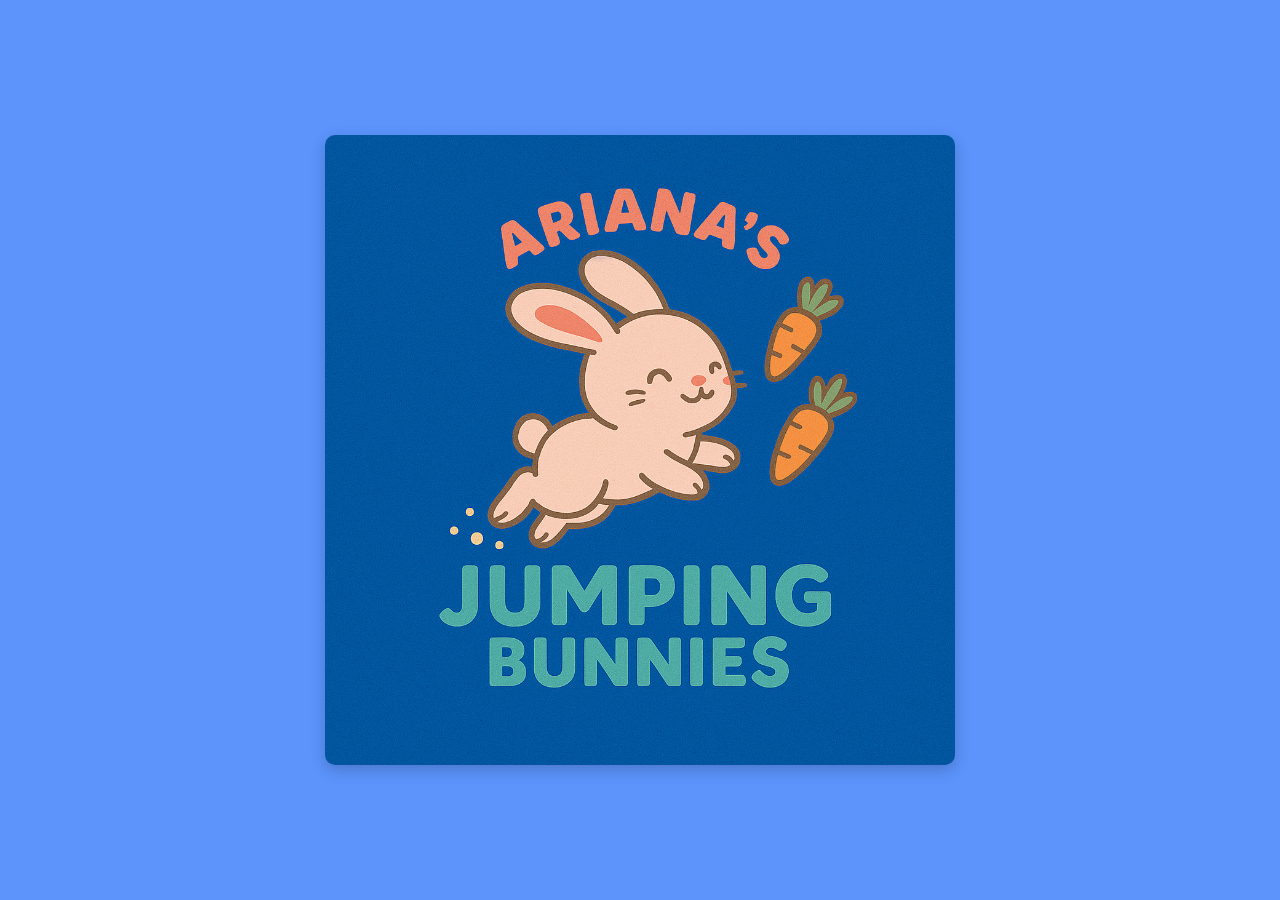
<file: arianabunnies.html>
<!DOCTYPE html>
<html lang="en">
  <head>
    <meta charset="UTF-8" />
    <meta
      name="viewport"
      content="width=device-width, initial-scale=1.0, user-scalable=no"
    />
    <title>Ariana's Jumping Bunnies</title>
    <style>
      /* Basic styling for the game page */
      body {
        margin: 0;
        padding: 0;
        display: flex;
        flex-direction: column;
        justify-content: center;
        align-items: center;
        height: 100vh;
        width: 100vw;
        background-color: #5c94fc; /* A pleasant sky blue */
        font-family: "Arial", sans-serif;
        color: #fff;
        overflow: hidden; /* Prevent scrollbars */
        -webkit-tap-highlight-color: transparent; /* Remove tap highlight on mobile */
      }

      /* Logo Overlay Styles */
      #logo-overlay {
        position: fixed;
        top: 0;
        left: 0;
        width: 100%;
        height: 100%;
        background-color: #5c94fc; /* Match body background for seamless feel */
        display: flex;
        justify-content: center;
        align-items: center;
        z-index: 10000; /* High z-index to be on top */
        opacity: 1;
        transition: opacity 1s ease-out; /* 1-second fade-out */
      }

      #logo-overlay img {
        max-width: 70%;
        max-height: 70%;
        border-radius: 10px; /* Optional: if your logo looks good with rounded corners */
        box-shadow: 0 5px 15px rgba(0, 0, 0, 0.2); /* Optional: subtle shadow */
      }

      .game-container {
        display: flex;
        flex-direction: column;
        align-items: center;
        justify-content: center; /* Center content vertically if space allows, but flex-grow on canvas will manage */
        width: 100%;
        height: 100%;
        padding: 10px;
        box-sizing: border-box;
      }

      canvas {
        border: 2px solid #000;
        background-color: #78c0ff; /* Lighter blue for the game background */
        box-shadow: 0 0 10px rgba(0, 0, 0, 0.5);
        border-radius: 8px;
        max-width: 100%; /* Canvas should not exceed container width */
        /* max-height is now primarily controlled by JS to ensure fit */
        object-fit: contain;
        flex-shrink: 1; /* Allow canvas to shrink if needed */
        flex-grow: 1; /* Allow canvas to grow if there's extra space (respecting aspect ratio) */
      }

      .game-info {
        margin-top: 10px;
        margin-bottom: 10px;
        padding: 8px 15px;
        background-color: rgba(0, 0, 0, 0.6);
        border-radius: 8px;
        font-size: clamp(0.7rem, 2.5vw, 0.9rem);
        text-align: center;
        min-width: 280px;
        max-width: 90%;
        flex-shrink: 0; /* Info panel should not shrink */
      }
      .game-info p {
        margin: 5px 0;
      }
      .game-info strong {
        color: #ffd700;
      }

      .touch-controls {
        display: flex;
        justify-content: space-between;
        align-items: center;
        width: 100%;
        max-width: 400px;
        padding: 10px 0;
        /* margin-top: auto; /* This pushes to bottom if game-container has space */
        user-select: none;
        -webkit-user-select: none;
        flex-shrink: 0; /* Touch controls should not shrink */
      }

      .touch-controls .move-controls {
        display: flex;
        gap: 20px;
      }

      .touch-controls button {
        background-color: rgba(0, 0, 0, 0.5);
        color: white;
        border: 2px solid rgba(255, 255, 255, 0.7);
        border-radius: 50%;
        width: clamp(60px, 15vw, 80px);
        height: clamp(60px, 15vw, 80px);
        font-size: clamp(1.2rem, 5vw, 1.8rem);
        font-weight: bold;
        cursor: pointer;
        display: flex;
        justify-content: center;
        align-items: center;
        box-shadow: 0 2px 5px rgba(0, 0, 0, 0.3);
        transition: background-color 0.1s, transform 0.1s;
      }
      .touch-controls button:active {
        /* :active works for both touch and mouse */
        background-color: rgba(0, 0, 0, 0.7);
        transform: scale(0.95);
      }
    </style>
  </head>
  <body>
    <div id="logo-overlay">
      <img
        src="https://arimwilson.github.io/jumpingbunnies.png"
        alt="Ariana's
      Jumping Bunnies Logo"
      />
    </div>

    <div class="game-container">
      <canvas id="gameCanvas"></canvas>
      <div class="game-info">
        <p><strong>Ariana's Jumping Bunnies</strong></p>
        <p>Controls: Arrow Keys/Space OR Touch/Click Buttons</p>
        <p id="level-display">Current Level: 1</p>
        <p id="carrot-count">Carrots Remaining: 0</p>
      </div>
      <div class="touch-controls">
        <div class="move-controls">
          <button id="touch-left">&#x2190;</button>
          <button id="touch-right">&#x2192;</button>
        </div>
        <button id="touch-jump">&#x2191;</button>
      </div>
    </div>

    <script>
      const canvas = document.getElementById("gameCanvas");
      const ctx = canvas.getContext("2d");
      const carrotCountDisplay = document.getElementById("carrot-count");
      const levelDisplay = document.getElementById("level-display");
      const gameContainer = document.querySelector(".game-container");
      const logoOverlay = document.getElementById("logo-overlay");

      const GAME_WIDTH = 640;
      const GAME_HEIGHT = 480;
      canvas.width = GAME_WIDTH;
      canvas.height = GAME_HEIGHT;

      let gameWon = false;
      let currentLevel = 0;
      let levelTransitioning = false;

      const player = {
        width: 30,
        height: 45,
        headRadius: 15,
        earWidth: 8,
        earHeight: 20,
        startX: 50,
        x: 50,
        y: GAME_HEIGHT - 40 - 45,
        speed: 4,
        velocityX: 0,
        velocityY: 0,
        jumpStrength: 13,
        gravity: 0.6,
        onGround: false,
        isJumping: false,
        color: "#FFDBAC",
        outlineColor: "#A0522D",
        innerEarColor: "#F5C0C0",
        eyeColor: "#000000",
        noseColor: "#FF69B4",
        facing: "right",
      };

      let platforms = [];
      const carrotProps = {
        width: 15,
        height: 25,
        color: "#FFA500",
        outlineColor: "#A0522D",
        leafColor: "#008000",
      };
      let carrots = [];
      let carrotsRemaining = 0;

      const keys = { ArrowLeft: false, ArrowRight: false, Space: false };

      function resizeCanvasAndLayout() {
        const aspectRatio = GAME_WIDTH / GAME_HEIGHT;
        const containerPadding = 20; // Total vertical padding in .game-container (10px top + 10px bottom)

        // Calculate total height of non-canvas elements (info panel, controls)
        let otherElementsHeight = containerPadding; // Start with container's own padding
        const gameInfoEl = document.querySelector(".game-info");
        const touchControlsEl = document.querySelector(".touch-controls");

        if (gameInfoEl) {
          otherElementsHeight +=
            gameInfoEl.offsetHeight +
            parseInt(getComputedStyle(gameInfoEl).marginTop) +
            parseInt(getComputedStyle(gameInfoEl).marginBottom);
        }
        if (
          touchControlsEl &&
          getComputedStyle(touchControlsEl).display !== "none"
        ) {
          otherElementsHeight +=
            touchControlsEl.offsetHeight +
            parseInt(getComputedStyle(touchControlsEl).paddingTop) +
            parseInt(getComputedStyle(touchControlsEl).paddingBottom);
        }

        const availableHeightForCanvas =
          window.innerHeight - otherElementsHeight;
        const availableWidthForCanvas = window.innerWidth - containerPadding; // Consider horizontal padding too

        let newCanvasWidth = availableWidthForCanvas;
        let newCanvasHeight = newCanvasWidth / aspectRatio;

        if (newCanvasHeight > availableHeightForCanvas) {
          newCanvasHeight = availableHeightForCanvas;
          newCanvasWidth = newCanvasHeight * aspectRatio;
        }

        // Ensure canvas does not exceed its container's calculated available width if height was the limiter
        if (newCanvasWidth > availableWidthForCanvas) {
          newCanvasWidth = availableWidthForCanvas;
          newCanvasHeight = newCanvasWidth / aspectRatio;
        }

        // Ensure a minimum size for usability
        newCanvasWidth = Math.max(100, newCanvasWidth);
        newCanvasHeight = Math.max(100 / aspectRatio, newCanvasHeight);

        canvas.style.width = `${newCanvasWidth}px`;
        canvas.style.height = `${newCanvasHeight}px`;
      }

      // --- Keyboard Input Handling ---
      document.addEventListener("keydown", (e) => {
        if (levelTransitioning) return;
        if (e.key === "ArrowLeft" || e.key === "ArrowRight" || e.key === " ") {
          e.preventDefault();
          if (e.key === " ") keys.Space = true;
          else keys[e.key] = true;
        }
      });
      document.addEventListener("keyup", (e) => {
        if (e.key === "ArrowLeft" || e.key === "ArrowRight" || e.key === " ") {
          e.preventDefault();
          if (e.key === " ") keys.Space = false;
          else keys[e.key] = false;
        }
      });

      // --- Touch and Mouse Controls Handling ---
      const touchLeftButton = document.getElementById("touch-left");
      const touchRightButton = document.getElementById("touch-right");
      const touchJumpButton = document.getElementById("touch-jump");

      function handleControlPress(e, keyName) {
        // Renamed from handleTouchStart
        e.preventDefault();
        if (levelTransitioning) return;
        keys[keyName] = true;
      }
      function handleControlRelease(e, keyName) {
        // Renamed from handleTouchEnd
        e.preventDefault();
        // It's important that releasing a key always sets it to false,
        // even if levelTransitioning became true while the key was held.
        keys[keyName] = false;
      }

      if (touchLeftButton && touchRightButton && touchJumpButton) {
        // Touch Events
        touchLeftButton.addEventListener(
          "touchstart",
          (e) => handleControlPress(e, "ArrowLeft"),
          { passive: false }
        );
        touchLeftButton.addEventListener(
          "touchend",
          (e) => handleControlRelease(e, "ArrowLeft"),
          { passive: false }
        );
        touchLeftButton.addEventListener(
          "touchcancel",
          (e) => handleControlRelease(e, "ArrowLeft"),
          { passive: false }
        );

        touchRightButton.addEventListener(
          "touchstart",
          (e) => handleControlPress(e, "ArrowRight"),
          { passive: false }
        );
        touchRightButton.addEventListener(
          "touchend",
          (e) => handleControlRelease(e, "ArrowRight"),
          { passive: false }
        );
        touchRightButton.addEventListener(
          "touchcancel",
          (e) => handleControlRelease(e, "ArrowRight"),
          { passive: false }
        );

        touchJumpButton.addEventListener(
          "touchstart",
          (e) => handleControlPress(e, "Space"),
          { passive: false }
        );
        touchJumpButton.addEventListener(
          "touchend",
          (e) => handleControlRelease(e, "Space"),
          { passive: false }
        );
        touchJumpButton.addEventListener(
          "touchcancel",
          (e) => handleControlRelease(e, "Space"),
          { passive: false }
        );

        // Mouse Events for Desktop
        touchLeftButton.addEventListener("mousedown", (e) =>
          handleControlPress(e, "ArrowLeft")
        );
        touchLeftButton.addEventListener("mouseup", (e) =>
          handleControlRelease(e, "ArrowLeft")
        );
        touchLeftButton.addEventListener("mouseleave", (e) => {
          // Handle mouse leaving button while pressed
          if (keys["ArrowLeft"]) handleControlRelease(e, "ArrowLeft");
        });

        touchRightButton.addEventListener("mousedown", (e) =>
          handleControlPress(e, "ArrowRight")
        );
        touchRightButton.addEventListener("mouseup", (e) =>
          handleControlRelease(e, "ArrowRight")
        );
        touchRightButton.addEventListener("mouseleave", (e) => {
          if (keys["ArrowRight"]) handleControlRelease(e, "ArrowRight");
        });

        touchJumpButton.addEventListener("mousedown", (e) =>
          handleControlPress(e, "Space")
        );
        touchJumpButton.addEventListener("mouseup", (e) =>
          handleControlRelease(e, "Space")
        );
        touchJumpButton.addEventListener("mouseleave", (e) => {
          if (keys["Space"]) handleControlRelease(e, "Space");
        });
      }

      function generateLevel() {
        // Keep your existing robust generateLevel function
        platforms = [];
        carrots = [];
        const groundPlatformHeight = 40;
        platforms.push({
          x: 0,
          y: GAME_HEIGHT - groundPlatformHeight,
          width: GAME_WIDTH,
          height: groundPlatformHeight,
          color: "#2E8B57",
          outline: "#1A4D2E",
          isGround: true,
        });
        const numFloatingPlatforms = 3 + Math.min(currentLevel, 7);
        const minPlatformWidth = 60;
        const maxPlatformWidth = 150;
        const platformHeight = 20;
        const platformColor = "#8B4513";
        const platformOutline = "#5C2E1A";
        const MAX_JUMP_HEIGHT =
          (player.jumpStrength * player.jumpStrength) / (2 * player.gravity);
        const MAX_VERTICAL_GAP_ASCEND = 110;
        const MIN_VERTICAL_GAP = 40;
        const BASE_MAX_HORIZONTAL_GAP = 160;
        const MIN_HORIZONTAL_GAP = player.width + 20;
        const MIN_PLAYER_PASSAGE_HEIGHT =
          player.height + player.headRadius + 15;
        let lastPlatform = platforms[0];
        for (let i = 0; i < numFloatingPlatforms; i++) {
          let newPlatformX, newPlatformY, newPlatformWidth;
          newPlatformWidth =
            minPlatformWidth +
            Math.random() * (maxPlatformWidth - minPlatformWidth);
          let placementAttempts = 0;
          const MAX_PLACEMENT_ATTEMPTS = 30;
          let currentMaxHorizontal;
          while (placementAttempts < MAX_PLACEMENT_ATTEMPTS) {
            placementAttempts++;
            let referenceYForNewPlatform = lastPlatform.y;
            if (Math.random() < 0.25 && i > 0) {
              referenceYForNewPlatform =
                GAME_HEIGHT -
                groundPlatformHeight -
                platformHeight -
                Math.random() * MAX_JUMP_HEIGHT * 0.6;
            }
            const yIsHigher =
              Math.random() < 0.45 + Math.min(currentLevel, 10) * 0.02;
            let yDifference =
              MIN_VERTICAL_GAP +
              Math.random() * (MAX_VERTICAL_GAP_ASCEND - MIN_VERTICAL_GAP);
            if (yIsHigher) {
              newPlatformY = referenceYForNewPlatform - yDifference;
              const heightRatio = yDifference / MAX_JUMP_HEIGHT;
              currentMaxHorizontal =
                MIN_HORIZONTAL_GAP +
                (BASE_MAX_HORIZONTAL_GAP - MIN_HORIZONTAL_GAP) *
                  Math.pow(Math.max(0, 1 - heightRatio), 1.75);
              currentMaxHorizontal = Math.max(
                currentMaxHorizontal,
                MIN_HORIZONTAL_GAP
              );
            } else {
              newPlatformY =
                referenceYForNewPlatform + yDifference * (Math.random() * 0.7);
              currentMaxHorizontal =
                MIN_HORIZONTAL_GAP +
                (BASE_MAX_HORIZONTAL_GAP - MIN_HORIZONTAL_GAP) *
                  (0.6 + Math.random() * 0.4);
            }
            newPlatformY = Math.max(
              player.headRadius + 30 + platformHeight,
              Math.min(
                newPlatformY,
                GAME_HEIGHT -
                  groundPlatformHeight -
                  platformHeight -
                  MIN_VERTICAL_GAP
              )
            );
            const placeRight = Math.random() < 0.65;
            let horizontalDelta;
            horizontalDelta =
              MIN_HORIZONTAL_GAP +
              Math.random() * (currentMaxHorizontal - MIN_HORIZONTAL_GAP);
            if (placeRight) {
              newPlatformX =
                lastPlatform.x + lastPlatform.width + horizontalDelta;
              if (newPlatformX + newPlatformWidth > GAME_WIDTH - 10) {
                newPlatformX = 10 + Math.random() * (GAME_WIDTH * 0.2);
              }
            } else {
              newPlatformX =
                lastPlatform.x - horizontalDelta - newPlatformWidth;
              if (newPlatformX < 10) {
                newPlatformX =
                  GAME_WIDTH -
                  10 -
                  newPlatformWidth -
                  Math.random() * (GAME_WIDTH * 0.2);
              }
            }
            newPlatformX = Math.max(
              10,
              Math.min(newPlatformX, GAME_WIDTH - newPlatformWidth - 10)
            );
            let placementInvalid = false;
            for (let p_idx = 0; p_idx < platforms.length; p_idx++) {
              const existingPlatform = platforms[p_idx];
              if (
                newPlatformX < existingPlatform.x + existingPlatform.width &&
                newPlatformX + newPlatformWidth > existingPlatform.x &&
                newPlatformY < existingPlatform.y + existingPlatform.height &&
                newPlatformY + platformHeight > existingPlatform.y
              ) {
                placementInvalid = true;
                break;
              }
              if (
                newPlatformX < existingPlatform.x + existingPlatform.width &&
                newPlatformX + newPlatformWidth > existingPlatform.x
              ) {
                if (newPlatformY + platformHeight <= existingPlatform.y) {
                  const verticalGap =
                    existingPlatform.y - (newPlatformY + platformHeight);
                  if (
                    verticalGap > 0 &&
                    verticalGap < MIN_PLAYER_PASSAGE_HEIGHT
                  ) {
                    placementInvalid = true;
                    break;
                  }
                } else if (
                  newPlatformY >=
                  existingPlatform.y + existingPlatform.height
                ) {
                  const verticalGap =
                    newPlatformY -
                    (existingPlatform.y + existingPlatform.height);
                  if (
                    verticalGap > 0 &&
                    verticalGap < MIN_PLAYER_PASSAGE_HEIGHT
                  ) {
                    placementInvalid = true;
                    break;
                  }
                }
              }
            }
            if (!placementInvalid) break;
          }
          if (placementAttempts >= MAX_PLACEMENT_ATTEMPTS) {
            console.warn(
              `Max placement attempts for platform ${i}. Placing fallback.`
            );
            newPlatformY =
              GAME_HEIGHT -
              groundPlatformHeight -
              platformHeight -
              (MIN_VERTICAL_GAP + Math.random() * (MAX_JUMP_HEIGHT * 0.5));
            newPlatformX =
              GAME_WIDTH / 2 -
              newPlatformWidth / 2 +
              (Math.random() - 0.5) * (GAME_WIDTH / 3);
          }
          const newActualPlatform = {
            x: newPlatformX,
            y: newPlatformY,
            width: newPlatformWidth,
            height: platformHeight,
            color: platformColor,
            outline: platformOutline,
            isGround: false,
          };
          platforms.push(newActualPlatform);
          carrots.push({
            x: newPlatformX + newPlatformWidth / 2 - carrotProps.width / 2,
            y: newPlatformY - carrotProps.height,
            collected: false,
          });
          if (Math.random() < 0.75 || i === 0) lastPlatform = newActualPlatform;
          else if (platforms.length > 1 && Math.random() < 0.6)
            lastPlatform =
              platforms[Math.floor(Math.random() * (platforms.length - 1)) + 1];
          else lastPlatform = platforms[0];
        }
        const numGroundCarrots = 1 + Math.floor(currentLevel / 2);
        for (let k = 0; k < numGroundCarrots; k++) {
          if (carrots.length < numFloatingPlatforms + 5 + currentLevel) {
            let groundCarrotXAttempt = 100 + Math.random() * (GAME_WIDTH - 200);
            if (
              !carrots.some(
                (c) =>
                  Math.abs(c.x - groundCarrotXAttempt) <
                    carrotProps.width * 4 &&
                  c.y >
                    GAME_HEIGHT -
                      (groundPlatformHeight + carrotProps.height + 10)
              ) &&
              Math.abs(groundCarrotXAttempt - player.startX) > player.width * 3
            ) {
              carrots.push({
                x: groundCarrotXAttempt,
                y: GAME_HEIGHT - groundPlatformHeight - carrotProps.height,
                collected: false,
              });
            }
          }
        }
        carrotsRemaining = carrots.filter((c) => !c.collected).length;
        if (
          carrotsRemaining === 0 &&
          (numFloatingPlatforms > 0 || platforms.length > 1)
        ) {
          const targetPlatform =
            platforms.length > 1
              ? platforms[platforms.length - 1]
              : platforms[0];
          if (targetPlatform) {
            carrots.push({
              x:
                targetPlatform.x +
                targetPlatform.width / 2 -
                carrotProps.width / 2,
              y: targetPlatform.y - carrotProps.height,
              collected: false,
            });
            carrotsRemaining = 1;
          }
        }
      }

      function startNewLevel() {
        // Keep your existing startNewLevel
        levelTransitioning = true;
        currentLevel++;
        gameWon = false;
        player.x = player.startX;
        player.velocityX = 0;
        player.velocityY = 0;
        player.isJumping = false;
        player.facing = "right";
        generateLevel();
        if (platforms.length > 0 && platforms[0].isGround) {
          player.y = GAME_HEIGHT - platforms[0].height - player.height;
        } else {
          player.y = GAME_HEIGHT - 40 - player.height;
        }
        player.onGround = true;
        updateUIDisplays();
        setTimeout(() => {
          levelTransitioning = false;
        }, 700);
      }

      function drawPlayer() {
        /* Keep your existing detailed drawPlayer */
        ctx.save();
        ctx.translate(player.x, player.y);
        ctx.fillStyle = player.color;
        ctx.strokeStyle = player.outlineColor;
        ctx.lineWidth = 2;
        const bodyHeight = player.height;
        const bodyWidth = player.width;
        const bodyRadius = 8;
        ctx.beginPath();
        ctx.moveTo(bodyRadius, 0);
        ctx.lineTo(bodyWidth - bodyRadius, 0);
        ctx.arcTo(bodyWidth, 0, bodyWidth, bodyRadius, bodyRadius);
        ctx.lineTo(bodyWidth, bodyHeight - bodyRadius);
        ctx.arcTo(
          bodyWidth,
          bodyHeight,
          bodyWidth - bodyRadius,
          bodyHeight,
          bodyRadius
        );
        ctx.lineTo(bodyRadius, bodyHeight);
        ctx.arcTo(0, bodyHeight, 0, bodyHeight - bodyRadius, bodyRadius);
        ctx.lineTo(0, bodyRadius);
        ctx.arcTo(0, 0, bodyRadius, 0, bodyRadius);
        ctx.closePath();
        ctx.fill();
        ctx.stroke();
        const headCenterX = bodyWidth / 2;
        const headCenterY = -player.headRadius / 2 + 3;
        ctx.beginPath();
        ctx.arc(headCenterX, headCenterY, player.headRadius, 0, Math.PI * 2);
        ctx.fillStyle = player.color;
        ctx.fill();
        ctx.strokeStyle = player.outlineColor;
        ctx.stroke();
        const earYOffset = headCenterY - player.headRadius + 2;
        const earSpacing = player.headRadius * 0.3;
        const leftEarX =
          player.facing === "right"
            ? headCenterX - player.earWidth - earSpacing
            : headCenterX + earSpacing;
        ctx.fillStyle = player.color;
        ctx.beginPath();
        ctx.moveTo(leftEarX, earYOffset);
        ctx.lineTo(
          leftEarX - player.earWidth / 3,
          earYOffset - player.earHeight
        );
        ctx.lineTo(
          leftEarX + player.earWidth * (2 / 3),
          earYOffset - player.earHeight + 5
        );
        ctx.lineTo(leftEarX + player.earWidth, earYOffset);
        ctx.closePath();
        ctx.fill();
        ctx.stroke();
        ctx.fillStyle = player.innerEarColor;
        ctx.beginPath();
        ctx.moveTo(leftEarX + player.earWidth * 0.15, earYOffset - 2);
        ctx.lineTo(
          leftEarX - player.earWidth / 3 + player.earWidth * 0.15,
          earYOffset - player.earHeight + 5
        );
        ctx.lineTo(
          leftEarX + player.earWidth * (2 / 3) - player.earWidth * 0.1,
          earYOffset - player.earHeight + 5 + 3
        );
        ctx.lineTo(
          leftEarX + player.earWidth - player.earWidth * 0.25,
          earYOffset - 2
        );
        ctx.closePath();
        ctx.fill();
        const rightEarX =
          player.facing === "right"
            ? headCenterX + earSpacing
            : headCenterX - player.earWidth - earSpacing;
        ctx.fillStyle = player.color;
        ctx.beginPath();
        ctx.moveTo(rightEarX, earYOffset);
        ctx.lineTo(
          rightEarX - player.earWidth / 3,
          earYOffset - player.earHeight + 5
        );
        ctx.lineTo(
          rightEarX + player.earWidth * (2 / 3),
          earYOffset - player.earHeight
        );
        ctx.lineTo(rightEarX + player.earWidth, earYOffset);
        ctx.closePath();
        ctx.fill();
        ctx.stroke();
        ctx.fillStyle = player.innerEarColor;
        ctx.beginPath();
        ctx.moveTo(rightEarX + player.earWidth * 0.15, earYOffset - 2);
        ctx.lineTo(
          rightEarX - player.earWidth / 3 + player.earWidth * 0.15,
          earYOffset - player.earHeight + 5 + 3
        );
        ctx.lineTo(
          rightEarX + player.earWidth * (2 / 3) - player.earWidth * 0.1,
          earYOffset - player.earHeight + 5
        );
        ctx.lineTo(
          rightEarX + player.earWidth - player.earWidth * 0.25,
          earYOffset - 2
        );
        ctx.closePath();
        ctx.fill();
        ctx.fillStyle = player.eyeColor;
        const eyeSize = 4;
        const eyeY = headCenterY - player.headRadius * 0.1;
        const eyeOffsetFromCenter = player.headRadius * 0.3;
        if (player.facing === "right") {
          ctx.beginPath();
          ctx.arc(
            headCenterX + eyeOffsetFromCenter,
            eyeY,
            eyeSize / 2,
            0,
            Math.PI * 2
          );
          ctx.fill();
        } else {
          ctx.beginPath();
          ctx.arc(
            headCenterX - eyeOffsetFromCenter,
            eyeY,
            eyeSize / 2,
            0,
            Math.PI * 2
          );
          ctx.fill();
        }
        ctx.fillStyle = player.noseColor;
        const noseSize = 3;
        const noseYPos = headCenterY + player.headRadius * 0.2;
        const noseXOffset =
          player.facing === "right"
            ? player.headRadius * 0.65
            : -player.headRadius * 0.65;
        ctx.beginPath();
        ctx.moveTo(headCenterX + noseXOffset - noseSize, noseYPos);
        ctx.lineTo(headCenterX + noseXOffset + noseSize, noseYPos);
        ctx.lineTo(headCenterX + noseXOffset, noseYPos + noseSize);
        ctx.closePath();
        ctx.fill();
        if (player.onGround) {
          ctx.fillStyle = player.color;
          ctx.strokeStyle = player.outlineColor;
          const tailRadius = 6;
          const tailX =
            player.facing === "right"
              ? -tailRadius / 2
              : bodyWidth - tailRadius / 2;
          const tailY = bodyHeight - tailRadius * 1.5;
          ctx.beginPath();
          ctx.arc(tailX, tailY, tailRadius, 0, Math.PI * 2);
          ctx.fill();
          ctx.stroke();
        }
        ctx.restore();
      }
      function drawPlatforms() {
        /* Keep your existing drawPlatforms */ platforms.forEach((platform) => {
          ctx.fillStyle = platform.color;
          ctx.fillRect(platform.x, platform.y, platform.width, platform.height);
          ctx.strokeStyle = platform.outline;
          ctx.lineWidth = 2;
          ctx.strokeRect(
            platform.x,
            platform.y,
            platform.width,
            platform.height
          );
        });
      }
      function drawCarrots() {
        /* Keep your existing drawCarrots */ carrots.forEach((carrot) => {
          if (!carrot.collected) {
            ctx.fillStyle = carrotProps.color;
            ctx.beginPath();
            ctx.ellipse(
              carrot.x + carrotProps.width / 2,
              carrot.y + carrotProps.height * 0.6,
              carrotProps.width / 2,
              carrotProps.height * 0.4,
              0,
              0,
              Math.PI * 2
            );
            ctx.fill();
            ctx.strokeStyle = carrotProps.outlineColor;
            ctx.lineWidth = 1;
            ctx.stroke();
            ctx.fillStyle = carrotProps.leafColor;
            const leafBaseX = carrot.x + carrotProps.width / 2;
            const leafBaseY = carrot.y;
            ctx.beginPath();
            ctx.moveTo(leafBaseX, leafBaseY);
            ctx.quadraticCurveTo(
              leafBaseX - 5,
              leafBaseY - 10,
              leafBaseX - 2,
              leafBaseY - 15
            );
            ctx.quadraticCurveTo(
              leafBaseX,
              leafBaseY - 12,
              leafBaseX + 2,
              leafBaseY - 15
            );
            ctx.quadraticCurveTo(
              leafBaseX + 5,
              leafBaseY - 10,
              leafBaseX,
              leafBaseY
            );
            ctx.closePath();
            ctx.fill();
            ctx.beginPath();
            ctx.moveTo(leafBaseX, leafBaseY - 1);
            ctx.quadraticCurveTo(
              leafBaseX + 5,
              leafBaseY - 10,
              leafBaseX + 2,
              leafBaseY - 15
            );
            ctx.quadraticCurveTo(
              leafBaseX,
              leafBaseY - 13,
              leafBaseX - 2,
              leafBaseY - 15
            );
            ctx.quadraticCurveTo(
              leafBaseX - 5,
              leafBaseY - 10,
              leafBaseX,
              leafBaseY - 1
            );
            ctx.closePath();
            ctx.fill();
          }
        });
      }
      function updateUIDisplays() {
        carrotCountDisplay.textContent = `Carrots Remaining: ${carrotsRemaining}`;
        levelDisplay.textContent = `Current Level: ${currentLevel}`;
      }
      function checkCarrotCollisions() {
        /* Keep your existing checkCarrotCollisions */ const playerLeft =
          player.x;
        const playerRight = player.x + player.width;
        const playerTop = player.y - player.headRadius;
        const playerBottom = player.y + player.height;
        for (let i = 0; i < carrots.length; i++) {
          const carrot = carrots[i];
          if (!carrot.collected) {
            if (
              playerLeft < carrot.x + carrotProps.width &&
              playerRight > carrot.x &&
              playerTop < carrot.y + carrotProps.height &&
              playerBottom > carrot.y
            ) {
              carrot.collected = true;
              carrotsRemaining--;
              updateUIDisplays();
              if (carrotsRemaining === 0) {
                gameWon = true;
                levelTransitioning = true;
                setTimeout(startNewLevel, 2000);
              }
            }
          }
        }
      }
      function updatePlayerPosition() {
        /* Keep your existing updatePlayerPosition */ player.velocityX = 0;
        if (keys.ArrowLeft && player.x > 0) {
          player.velocityX = -player.speed;
          player.facing = "left";
        }
        if (keys.ArrowRight && player.x < GAME_WIDTH - player.width) {
          player.velocityX = player.speed;
          player.facing = "right";
        }
        player.x += player.velocityX;
        if (keys.Space && player.onGround && !player.isJumping) {
          player.velocityY = -player.jumpStrength;
          player.onGround = false;
          player.isJumping = true;
        }
        if (
          !keys.Space &&
          player.isJumping &&
          player.velocityY < -player.jumpStrength / 2.5
        ) {
          player.velocityY = -player.jumpStrength / 2.5;
        }
        if (!keys.Space && player.isJumping) {
          player.isJumping = false;
        }
        player.velocityY += player.gravity;
        player.y += player.velocityY;
        player.onGround = false;
        const playerBottomEdge = player.y + player.height;
        const playerPrevBottomEdge =
          player.y - player.velocityY + player.height;
        const playerTopEdge = player.y - player.headRadius;
        const playerPrevTopEdge =
          player.y - player.velocityY - player.headRadius;
        for (let i = 0; i < platforms.length; i++) {
          const platform = platforms[i];
          if (
            player.x < platform.x + platform.width &&
            player.x + player.width > platform.x
          ) {
            if (
              playerPrevBottomEdge <= platform.y &&
              playerBottomEdge >= platform.y
            ) {
              player.y = platform.y - player.height;
              player.velocityY = 0;
              player.onGround = true;
              player.isJumping = false;
              continue;
            }
            if (
              playerPrevTopEdge >= platform.y + platform.height &&
              playerTopEdge <= platform.y + platform.height
            ) {
              player.y = platform.y + platform.height + player.headRadius;
              if (player.velocityY < 0) player.velocityY = 0.1;
              continue;
            }
            if (
              playerBottomEdge > platform.y &&
              playerTopEdge < platform.y + platform.height
            ) {
              if (
                player.velocityX > 0 &&
                player.x + player.width - player.velocityX <= platform.x
              ) {
                player.x = platform.x - player.width;
                player.velocityX = 0;
              } else if (
                player.velocityX < 0 &&
                player.x - player.velocityX >= platform.x + platform.width
              ) {
                player.x = platform.x + platform.width;
                player.velocityX = 0;
              }
            }
          }
        }
        if (player.y + player.height > GAME_HEIGHT) {
          player.y = GAME_HEIGHT - player.height;
          player.velocityY = 0;
          player.onGround = true;
          player.isJumping = false;
        }
        if (player.y - player.headRadius < 0) {
          player.y = player.headRadius;
          if (player.velocityY < 0) player.velocityY = 0.1;
        }
      }
      function displayLevelCompleteMessage() {
        /* Keep your existing displayLevelCompleteMessage */ ctx.fillStyle =
          "rgba(0, 0, 0, 0.75)";
        ctx.fillRect(0, GAME_HEIGHT / 3, GAME_WIDTH, GAME_HEIGHT / 3);
        ctx.font = "bold 36px Arial";
        ctx.fillStyle = "#32CD32";
        ctx.textAlign = "center";
        ctx.fillText(
          `Level ${currentLevel} Complete!`,
          GAME_WIDTH / 2,
          GAME_HEIGHT / 2 - 15
        );
        ctx.font = "20px Arial";
        ctx.fillStyle = "#FFFFFF";
        ctx.fillText(
          "Get ready for the next level...",
          GAME_WIDTH / 2,
          GAME_HEIGHT / 2 + 25
        );
      }

      function gameLoop() {
        ctx.fillStyle = "#78c0ff";
        ctx.fillRect(0, 0, GAME_WIDTH, GAME_HEIGHT);
        if (!levelTransitioning) {
          updatePlayerPosition();
          checkCarrotCollisions();
        }
        drawPlatforms();
        drawCarrots();
        drawPlayer();
        if (gameWon && levelTransitioning) {
          displayLevelCompleteMessage();
        }
        requestAnimationFrame(gameLoop);
      }

      function initializeGame() {
        currentLevel = 0;
        startNewLevel();

        resizeCanvasAndLayout(); // Initial call
        window.addEventListener("resize", resizeCanvasAndLayout);
        // Use a more reliable way to detect orientation changes if available
        if (window.screen && window.screen.orientation) {
          window.screen.orientation.addEventListener(
            "change",
            resizeCanvasAndLayout
          );
        } else {
          // Fallback for older browsers / devices
          window.addEventListener("orientationchange", resizeCanvasAndLayout);
        }

        gameLoop();
        console.log("Ariana's Jumping Bunnies is running!");

        const logoDisplayDuration = 2500;
        const logoFadeDuration = 1000;

        if (logoOverlay) {
          setTimeout(() => {
            logoOverlay.style.opacity = "0";
            setTimeout(() => {
              logoOverlay.style.display = "none";
            }, logoFadeDuration);
          }, logoDisplayDuration);
        }
      }

      window.onload = initializeGame;
    </script>
  </body>
</html>
</file>
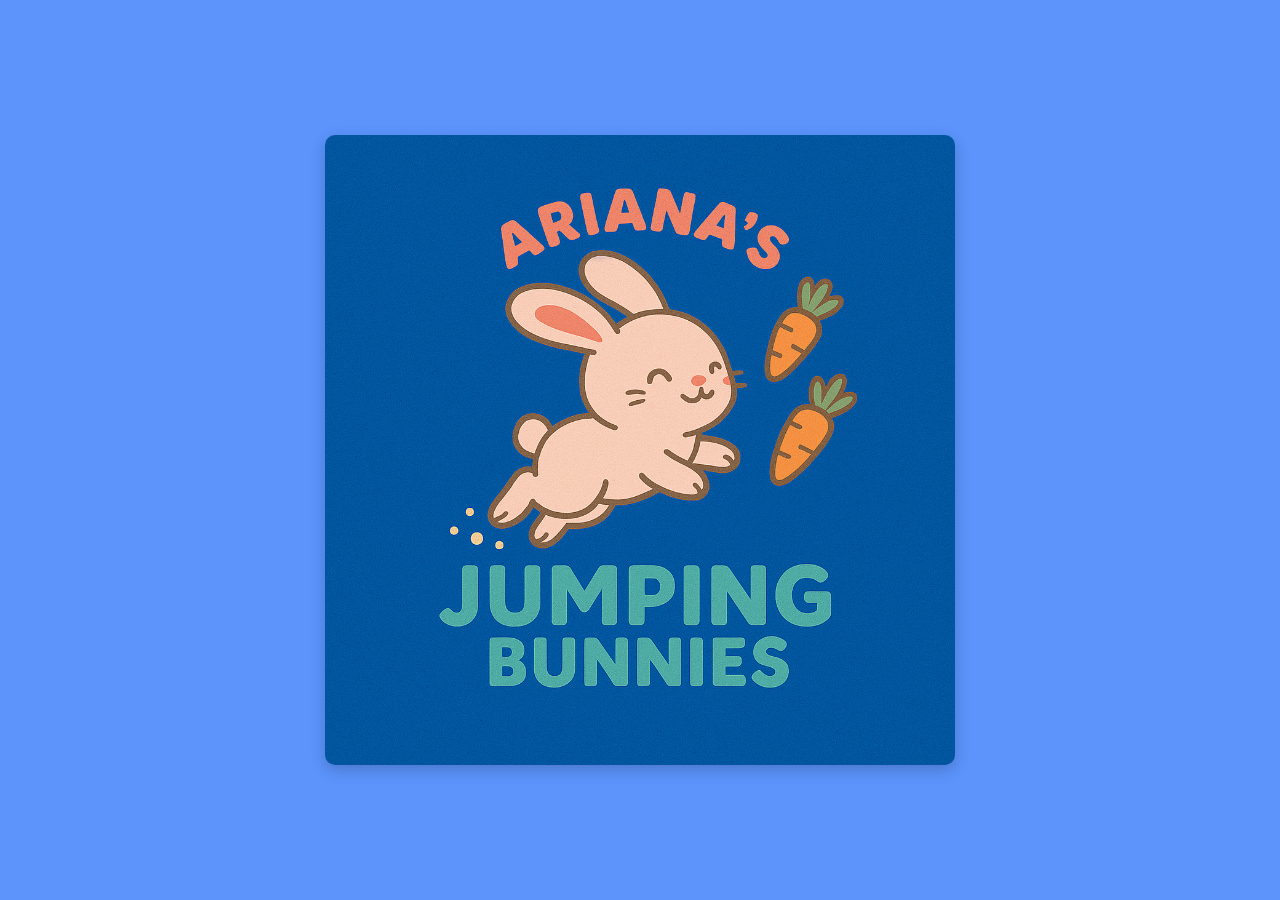
<file: arianasbunnies.html>
<!DOCTYPE html>
<html lang="en">
<head>
    <meta charset="UTF-8">
    <meta name="viewport" content="width=device-width, initial-scale=1.0, user-scalable=no">
    <title>Ariana's Jumping Bunnies</title>
    <style>
        /* Basic styling for the game page */
        body {
            margin: 0;
            padding: 0;
            display: flex;
            flex-direction: column;
            justify-content: center;
            align-items: center;
            height: 100vh;
            width: 100vw;
            background-color: #5c94fc; /* A pleasant sky blue */
            font-family: 'Arial', sans-serif;
            color: #fff;
            overflow: hidden; /* Prevent scrollbars */
            -webkit-tap-highlight-color: transparent; /* Remove tap highlight on mobile */
        }

        /* Logo Overlay Styles */
        #logo-overlay {
            position: fixed;
            top: 0;
            left: 0;
            width: 100%;
            height: 100%;
            background-color: #5c94fc; /* Match body background for seamless feel */
            display: flex;
            justify-content: center;
            align-items: center;
            z-index: 10000; /* High z-index to be on top */
            opacity: 1;
            transition: opacity 1s ease-out; /* 1-second fade-out */
        }

        #logo-overlay img {
            max-width: 70%;
            max-height: 70%;
            border-radius: 10px; /* Optional: if your logo looks good with rounded corners */
            box-shadow: 0 5px 15px rgba(0,0,0,0.2); /* Optional: subtle shadow */
        }

        .game-container {
            display: flex;
            flex-direction: column;
            align-items: center;
            justify-content: center;
            width: 100%;
            height: 100%;
            padding: 10px;
            box-sizing: border-box;
        }

        canvas {
            border: 2px solid #000;
            background-color: #78c0ff; /* Lighter blue for the game background */
            box-shadow: 0 0 10px rgba(0,0,0,0.5);
            border-radius: 8px; 
            max-width: 100%;
            max-height: 75%; 
            object-fit: contain; 
        }

        .game-info { 
            margin-top: 10px;
            margin-bottom: 10px;
            padding: 8px 15px;
            background-color: rgba(0, 0, 0, 0.6); 
            border-radius: 8px;
            font-size: clamp(0.7rem, 2.5vw, 0.9rem); 
            text-align: center;
            min-width: 280px; 
            max-width: 90%;
        }
        .game-info p {
            margin: 5px 0;
        }
        .game-info strong {
            color: #FFD700; 
        }

        .touch-controls {
            display: flex;
            justify-content: space-between;
            align-items: center;
            width: 100%;
            max-width: 400px; 
            padding: 10px 0; 
            margin-top: auto; 
            user-select: none; 
            -webkit-user-select: none;
        }

        .touch-controls .move-controls {
            display: flex;
            gap: 20px; 
        }

        .touch-controls button {
            background-color: rgba(0, 0, 0, 0.5);
            color: white;
            border: 2px solid rgba(255,255,255,0.7);
            border-radius: 50%; 
            width: clamp(60px, 15vw, 80px); 
            height: clamp(60px, 15vw, 80px);
            font-size: clamp(1.2rem, 5vw, 1.8rem); 
            font-weight: bold;
            cursor: pointer;
            display: flex;
            justify-content: center;
            align-items: center;
            box-shadow: 0 2px 5px rgba(0,0,0,0.3);
            transition: background-color 0.1s, transform 0.1s;
        }
        .touch-controls button:active {
            background-color: rgba(0, 0, 0, 0.7);
            transform: scale(0.95);
        }

        @media (min-width: 769px) {
            /* Touch controls could be hidden on desktop, but kept for testing */
        }

    </style>
</head>
<body>
    <div id="logo-overlay">
        <img src="https://arimwilson.github.io/jumpingbunnies.png" alt="Ariana's Jumping Bunnies Logo">
    </div>

    <div class="game-container">
        <canvas id="gameCanvas"></canvas>
        <div class="game-info">
            <p><strong>Ariana's Jumping Bunnies</strong></p>
            <p>Controls: Arrow Keys/Space OR Touch Buttons</p>
            <p id="level-display">Current Level: 1</p>
            <p id="carrot-count">Carrots Remaining: 0</p>
        </div>
        <div class="touch-controls">
            <div class="move-controls">
                <button id="touch-left">&#x2190;</button> <button id="touch-right">&#x2192;</button> </div>
            <button id="touch-jump">&#x2191;</button> </div>
    </div>

    <script>
        const canvas = document.getElementById('gameCanvas');
        const ctx = canvas.getContext('2d');
        const carrotCountDisplay = document.getElementById('carrot-count');
        const levelDisplay = document.getElementById('level-display');
        const gameContainer = document.querySelector('.game-container');
        const logoOverlay = document.getElementById('logo-overlay'); // Get the logo overlay element

        const GAME_WIDTH = 640; 
        const GAME_HEIGHT = 480;
        canvas.width = GAME_WIDTH;
        canvas.height = GAME_HEIGHT;

        let gameWon = false; 
        let currentLevel = 0; 
        let levelTransitioning = false; 

        const player = {
            width: 30, height: 45, headRadius: 15, earWidth: 8, earHeight: 20, 
            startX: 50, x: 50, y: GAME_HEIGHT - 40 - 45, 
            speed: 4, velocityX: 0, velocityY: 0, jumpStrength: 13, gravity: 0.6,
            onGround: false, isJumping: false, 
            color: '#FFDBAC', outlineColor: '#A0522D', innerEarColor: '#F5C0C0', 
            eyeColor: '#000000', noseColor: '#FF69B4', facing: 'right'
        };

        let platforms = []; 
        const carrotProps = {
            width: 15, height: 25, color: '#FFA500', 
            outlineColor: '#A0522D', leafColor: '#008000' 
        };
        let carrots = []; 
        let carrotsRemaining = 0;

        const keys = { ArrowLeft: false, ArrowRight: false, Space: false };

        function resizeCanvasAndLayout() {
            const aspectRatio = GAME_WIDTH / GAME_HEIGHT;
            const containerWidth = gameContainer.clientWidth;
            const containerHeight = gameContainer.clientHeight; 
            const gameInfoEl = document.querySelector('.game-info');
            const touchControlsEl = document.querySelector('.touch-controls');
            let availableHeightForCanvas = containerHeight;
            if (gameInfoEl) availableHeightForCanvas -= (gameInfoEl.offsetHeight + parseInt(getComputedStyle(gameInfoEl).marginTop) + parseInt(getComputedStyle(gameInfoEl).marginBottom));
            if (touchControlsEl && getComputedStyle(touchControlsEl).display !== 'none') { 
                 availableHeightForCanvas -= (touchControlsEl.offsetHeight + parseInt(getComputedStyle(touchControlsEl).paddingTop) + parseInt(getComputedStyle(touchControlsEl).paddingBottom));
            }
            availableHeightForCanvas = Math.max(150, availableHeightForCanvas); 
            let newCanvasWidth = containerWidth;
            let newCanvasHeight = newCanvasWidth / aspectRatio;
            if (newCanvasHeight > availableHeightForCanvas) {
                newCanvasHeight = availableHeightForCanvas;
                newCanvasWidth = newCanvasHeight * aspectRatio;
            }
            if (newCanvasWidth > containerWidth) {
                newCanvasWidth = containerWidth;
                newCanvasHeight = newCanvasWidth / aspectRatio;
            }
            canvas.style.width = `${newCanvasWidth}px`;
            canvas.style.height = `${newCanvasHeight}px`;
        }

        document.addEventListener('keydown', (e) => {
            if (levelTransitioning) return; 
            if (e.key === 'ArrowLeft' || e.key === 'ArrowRight' || e.key === ' ') {
                e.preventDefault(); 
                if (e.key === ' ') keys.Space = true;
                else keys[e.key] = true;
            }
        });
        document.addEventListener('keyup', (e) => {
            if (e.key === 'ArrowLeft' || e.key === 'ArrowRight' || e.key === ' ') {
                e.preventDefault();
                if (e.key === ' ') keys.Space = false;
                else keys[e.key] = false;
            }
        });

        const touchLeftButton = document.getElementById('touch-left');
        const touchRightButton = document.getElementById('touch-right');
        const touchJumpButton = document.getElementById('touch-jump');
        function handleTouchStart(e, keyName) {
            e.preventDefault();
            if (levelTransitioning) return;
            keys[keyName] = true;
        }
        function handleTouchEnd(e, keyName) {
            e.preventDefault();
            keys[keyName] = false;
        }
        if (touchLeftButton && touchRightButton && touchJumpButton) {
            touchLeftButton.addEventListener('touchstart', (e) => handleTouchStart(e, 'ArrowLeft'), { passive: false });
            touchLeftButton.addEventListener('touchend', (e) => handleTouchEnd(e, 'ArrowLeft'), { passive: false });
            touchLeftButton.addEventListener('touchcancel', (e) => handleTouchEnd(e, 'ArrowLeft'), { passive: false });
            touchRightButton.addEventListener('touchstart', (e) => handleTouchStart(e, 'ArrowRight'), { passive: false });
            touchRightButton.addEventListener('touchend', (e) => handleTouchEnd(e, 'ArrowRight'), { passive: false });
            touchRightButton.addEventListener('touchcancel', (e) => handleTouchEnd(e, 'ArrowRight'), { passive: false });
            touchJumpButton.addEventListener('touchstart', (e) => handleTouchStart(e, 'Space'), { passive: false });
            touchJumpButton.addEventListener('touchend', (e) => handleTouchEnd(e, 'Space'), { passive: false });
            touchJumpButton.addEventListener('touchcancel', (e) => handleTouchEnd(e, 'Space'), { passive: false });
        }
        
        function generateLevel() { // Keep your existing robust generateLevel function
            platforms = []; carrots = [];   
            const groundPlatformHeight = 40;
            platforms.push({ x: 0, y: GAME_HEIGHT - groundPlatformHeight, width: GAME_WIDTH, height: groundPlatformHeight, color: '#2E8B57', outline: '#1A4D2E', isGround: true });
            const numFloatingPlatforms = 3 + Math.min(currentLevel, 7); 
            const minPlatformWidth = 60; const maxPlatformWidth = 150; const platformHeight = 20;
            const platformColor = '#8B4513'; const platformOutline = '#5C2E1A'; 
            const MAX_JUMP_HEIGHT = (player.jumpStrength * player.jumpStrength) / (2 * player.gravity); 
            const MAX_VERTICAL_GAP_ASCEND = 110; const MIN_VERTICAL_GAP = 40; 
            const BASE_MAX_HORIZONTAL_GAP = 160; const MIN_HORIZONTAL_GAP = player.width + 20; 
            const MIN_PLAYER_PASSAGE_HEIGHT = player.height + player.headRadius + 15; 
            let lastPlatform = platforms[0]; 
            for (let i = 0; i < numFloatingPlatforms; i++) {
                let newPlatformX, newPlatformY, newPlatformWidth;
                newPlatformWidth = minPlatformWidth + Math.random() * (maxPlatformWidth - minPlatformWidth);
                let placementAttempts = 0; const MAX_PLACEMENT_ATTEMPTS = 30; let currentMaxHorizontal; 
                while (placementAttempts < MAX_PLACEMENT_ATTEMPTS) {
                    placementAttempts++; let referenceYForNewPlatform = lastPlatform.y;
                    if (Math.random() < 0.25 && i > 0) { referenceYForNewPlatform = GAME_HEIGHT - groundPlatformHeight - platformHeight - (Math.random() * MAX_JUMP_HEIGHT * 0.6); }
                    const yIsHigher = Math.random() < (0.45 + Math.min(currentLevel, 10) * 0.02); 
                    let yDifference = MIN_VERTICAL_GAP + Math.random() * (MAX_VERTICAL_GAP_ASCEND - MIN_VERTICAL_GAP); 
                    if (yIsHigher) { 
                        newPlatformY = referenceYForNewPlatform - yDifference; const heightRatio = yDifference / MAX_JUMP_HEIGHT;
                        currentMaxHorizontal = MIN_HORIZONTAL_GAP + (BASE_MAX_HORIZONTAL_GAP - MIN_HORIZONTAL_GAP) * Math.pow(Math.max(0, 1 - heightRatio), 1.75);
                        currentMaxHorizontal = Math.max(currentMaxHorizontal, MIN_HORIZONTAL_GAP); 
                    } else { 
                        newPlatformY = referenceYForNewPlatform + yDifference * (Math.random() * 0.7); 
                        currentMaxHorizontal = MIN_HORIZONTAL_GAP + (BASE_MAX_HORIZONTAL_GAP - MIN_HORIZONTAL_GAP) * (0.6 + Math.random() * 0.4); 
                    }
                    newPlatformY = Math.max(player.headRadius + 30 + platformHeight, Math.min(newPlatformY, GAME_HEIGHT - groundPlatformHeight - platformHeight - MIN_VERTICAL_GAP));
                    const placeRight = Math.random() < 0.65; let horizontalDelta; 
                    horizontalDelta = MIN_HORIZONTAL_GAP + Math.random() * (currentMaxHorizontal - MIN_HORIZONTAL_GAP);
                    if (placeRight) {
                        newPlatformX = lastPlatform.x + lastPlatform.width + horizontalDelta;
                        if (newPlatformX + newPlatformWidth > GAME_WIDTH - 10) { newPlatformX = 10 + Math.random() * (GAME_WIDTH * 0.2); }
                    } else { 
                        newPlatformX = lastPlatform.x - horizontalDelta - newPlatformWidth;
                        if (newPlatformX < 10) { newPlatformX = GAME_WIDTH - 10 - newPlatformWidth - Math.random() * (GAME_WIDTH * 0.2); }
                    }
                    newPlatformX = Math.max(10, Math.min(newPlatformX, GAME_WIDTH - newPlatformWidth - 10));
                    let placementInvalid = false;
                    for (let p_idx = 0; p_idx < platforms.length; p_idx++) { 
                        const existingPlatform = platforms[p_idx];
                        if (newPlatformX < existingPlatform.x + existingPlatform.width && newPlatformX + newPlatformWidth > existingPlatform.x && newPlatformY < existingPlatform.y + existingPlatform.height && newPlatformY + platformHeight > existingPlatform.y) { placementInvalid = true; break; }
                        if (newPlatformX < existingPlatform.x + existingPlatform.width && newPlatformX + newPlatformWidth > existingPlatform.x) { 
                            if (newPlatformY + platformHeight <= existingPlatform.y) { 
                                const verticalGap = existingPlatform.y - (newPlatformY + platformHeight);
                                if (verticalGap > 0 && verticalGap < MIN_PLAYER_PASSAGE_HEIGHT) { placementInvalid = true; break; }
                            } else if (newPlatformY >= existingPlatform.y + existingPlatform.height) { 
                                const verticalGap = newPlatformY - (existingPlatform.y + existingPlatform.height);
                                if (verticalGap > 0 && verticalGap < MIN_PLAYER_PASSAGE_HEIGHT) { placementInvalid = true; break; }
                            }
                        }
                    }
                    if (!placementInvalid) break; 
                } 
                if (placementAttempts >= MAX_PLACEMENT_ATTEMPTS) {
                    console.warn(`Max placement attempts for platform ${i}. Placing fallback.`);
                    newPlatformY = GAME_HEIGHT - groundPlatformHeight - platformHeight - (MIN_VERTICAL_GAP + Math.random() * (MAX_JUMP_HEIGHT * 0.5));
                    newPlatformX = (GAME_WIDTH / 2 - newPlatformWidth / 2) + (Math.random() - 0.5) * (GAME_WIDTH / 3);
                }
                const newActualPlatform = { x: newPlatformX, y: newPlatformY, width: newPlatformWidth, height: platformHeight, color: platformColor, outline: platformOutline, isGround: false };
                platforms.push(newActualPlatform);
                carrots.push({ x: newPlatformX + newPlatformWidth / 2 - carrotProps.width / 2, y: newPlatformY - carrotProps.height, collected: false });
                if (Math.random() < 0.75 || i === 0) lastPlatform = newActualPlatform;
                else if (platforms.length > 1 && Math.random() < 0.6) lastPlatform = platforms[Math.floor(Math.random() * (platforms.length -1)) + 1]; 
                else lastPlatform = platforms[0]; 
            } 
            const numGroundCarrots = 1 + Math.floor(currentLevel / 2);
            for(let k=0; k < numGroundCarrots; k++){
                 if (carrots.length < numFloatingPlatforms + 5 + currentLevel) { 
                    let groundCarrotXAttempt = 100 + Math.random() * (GAME_WIDTH - 200);
                    if (!carrots.some(c => Math.abs(c.x - groundCarrotXAttempt) < carrotProps.width * 4 && c.y > GAME_HEIGHT - (groundPlatformHeight + carrotProps.height + 10) ) && Math.abs(groundCarrotXAttempt - player.startX) > player.width * 3) {
                         carrots.push({ x: groundCarrotXAttempt, y: GAME_HEIGHT - groundPlatformHeight - carrotProps.height, collected: false });
                    }
                 }
            }
            carrotsRemaining = carrots.filter(c => !c.collected).length;
            if (carrotsRemaining === 0 && (numFloatingPlatforms > 0 || platforms.length > 1) ) { 
                const targetPlatform = platforms.length > 1 ? platforms[platforms.length -1] : platforms[0]; 
                if (targetPlatform) {
                    carrots.push({ x: targetPlatform.x + targetPlatform.width / 2 - carrotProps.width / 2, y: targetPlatform.y - carrotProps.height, collected: false });
                    carrotsRemaining = 1;
                }
            }
        }

        function startNewLevel() { // Keep your existing startNewLevel
            levelTransitioning = true; currentLevel++; gameWon = false;
            player.x = player.startX; player.velocityX = 0; player.velocityY = 0;
            player.isJumping = false; player.facing = 'right';
            generateLevel(); 
            if (platforms.length > 0 && platforms[0].isGround) { player.y = GAME_HEIGHT - platforms[0].height - player.height; } 
            else { player.y = GAME_HEIGHT - 40 - player.height; }
            player.onGround = true; 
            updateUIDisplays(); 
            setTimeout(() => { levelTransitioning = false; }, 700); 
        }

        function drawPlayer() { /* Keep your existing detailed drawPlayer */ 
            ctx.save(); ctx.translate(player.x, player.y); ctx.fillStyle = player.color; ctx.strokeStyle = player.outlineColor; ctx.lineWidth = 2;
            const bodyHeight = player.height; const bodyWidth = player.width; const bodyRadius = 8; 
            ctx.beginPath(); ctx.moveTo(bodyRadius, 0); ctx.lineTo(bodyWidth - bodyRadius, 0); ctx.arcTo(bodyWidth, 0, bodyWidth, bodyRadius, bodyRadius); ctx.lineTo(bodyWidth, bodyHeight - bodyRadius); ctx.arcTo(bodyWidth, bodyHeight, bodyWidth - bodyRadius, bodyHeight, bodyRadius); ctx.lineTo(bodyRadius, bodyHeight); ctx.arcTo(0, bodyHeight, 0, bodyHeight - bodyRadius, bodyRadius); ctx.lineTo(0, bodyRadius); ctx.arcTo(0, 0, bodyRadius, 0, bodyRadius); ctx.closePath(); ctx.fill(); ctx.stroke();
            const headCenterX = bodyWidth / 2; const headCenterY = -player.headRadius / 2 + 3; 
            ctx.beginPath(); ctx.arc(headCenterX, headCenterY, player.headRadius, 0, Math.PI * 2); ctx.fillStyle = player.color; ctx.fill(); ctx.strokeStyle = player.outlineColor; ctx.stroke();
            const earYOffset = headCenterY - player.headRadius + 2; const earSpacing = player.headRadius * 0.3;
            const leftEarX = player.facing === 'right' ? headCenterX - player.earWidth - earSpacing : headCenterX + earSpacing;
            ctx.fillStyle = player.color; ctx.beginPath(); ctx.moveTo(leftEarX, earYOffset); ctx.lineTo(leftEarX - player.earWidth / 3, earYOffset - player.earHeight); ctx.lineTo(leftEarX + player.earWidth * (2/3), earYOffset - player.earHeight + 5); ctx.lineTo(leftEarX + player.earWidth, earYOffset); ctx.closePath(); ctx.fill(); ctx.stroke();
            ctx.fillStyle = player.innerEarColor; ctx.beginPath(); ctx.moveTo(leftEarX + player.earWidth*0.15, earYOffset -2); ctx.lineTo(leftEarX - player.earWidth / 3 + player.earWidth*0.15, earYOffset - player.earHeight + 5); ctx.lineTo(leftEarX + player.earWidth * (2/3) - player.earWidth*0.1, earYOffset - player.earHeight + 5 + 3); ctx.lineTo(leftEarX + player.earWidth - player.earWidth*0.25, earYOffset-2); ctx.closePath(); ctx.fill();
            const rightEarX = player.facing === 'right' ? headCenterX + earSpacing : headCenterX - player.earWidth - earSpacing;
            ctx.fillStyle = player.color; ctx.beginPath(); ctx.moveTo(rightEarX, earYOffset); ctx.lineTo(rightEarX - player.earWidth / 3, earYOffset - player.earHeight + 5); ctx.lineTo(rightEarX + player.earWidth * (2/3), earYOffset - player.earHeight); ctx.lineTo(rightEarX + player.earWidth, earYOffset); ctx.closePath(); ctx.fill(); ctx.stroke();
            ctx.fillStyle = player.innerEarColor; ctx.beginPath(); ctx.moveTo(rightEarX + player.earWidth*0.15, earYOffset-2); ctx.lineTo(rightEarX - player.earWidth / 3 + player.earWidth*0.15, earYOffset - player.earHeight + 5 +3); ctx.lineTo(rightEarX + player.earWidth * (2/3) - player.earWidth*0.1, earYOffset - player.earHeight + 5); ctx.lineTo(rightEarX + player.earWidth - player.earWidth*0.25, earYOffset-2); ctx.closePath(); ctx.fill();
            ctx.fillStyle = player.eyeColor; const eyeSize = 4; const eyeY = headCenterY - player.headRadius * 0.1; const eyeOffsetFromCenter = player.headRadius * 0.3;
            if (player.facing === 'right') { ctx.beginPath(); ctx.arc(headCenterX + eyeOffsetFromCenter, eyeY, eyeSize / 2, 0, Math.PI * 2); ctx.fill(); } else { ctx.beginPath(); ctx.arc(headCenterX - eyeOffsetFromCenter, eyeY, eyeSize / 2, 0, Math.PI * 2); ctx.fill(); }
            ctx.fillStyle = player.noseColor; const noseSize = 3; const noseYPos = headCenterY + player.headRadius * 0.2; const noseXOffset = player.facing === 'right' ? player.headRadius * 0.65 : -player.headRadius * 0.65;
            ctx.beginPath(); ctx.moveTo(headCenterX + noseXOffset - noseSize, noseYPos); ctx.lineTo(headCenterX + noseXOffset + noseSize, noseYPos); ctx.lineTo(headCenterX + noseXOffset, noseYPos + noseSize); ctx.closePath(); ctx.fill();
            if (player.onGround) { ctx.fillStyle = player.color; ctx.strokeStyle = player.outlineColor; const tailRadius = 6; const tailX = player.facing === 'right' ? -tailRadius / 2 : bodyWidth - tailRadius /2; const tailY = bodyHeight - tailRadius * 1.5; ctx.beginPath(); ctx.arc(tailX, tailY, tailRadius, 0, Math.PI * 2); ctx.fill(); ctx.stroke(); }
            ctx.restore(); 
        }
        function drawPlatforms() { /* Keep your existing drawPlatforms */ platforms.forEach(platform => { ctx.fillStyle = platform.color; ctx.fillRect(platform.x, platform.y, platform.width, platform.height); ctx.strokeStyle = platform.outline; ctx.lineWidth = 2; ctx.strokeRect(platform.x, platform.y, platform.width, platform.height); }); }
        function drawCarrots() { /* Keep your existing drawCarrots */ carrots.forEach(carrot => { if (!carrot.collected) { ctx.fillStyle = carrotProps.color; ctx.beginPath(); ctx.ellipse(carrot.x + carrotProps.width / 2, carrot.y + carrotProps.height * 0.6, carrotProps.width / 2, carrotProps.height * 0.4, 0, 0, Math.PI * 2); ctx.fill(); ctx.strokeStyle = carrotProps.outlineColor; ctx.lineWidth = 1; ctx.stroke(); ctx.fillStyle = carrotProps.leafColor; const leafBaseX = carrot.x + carrotProps.width / 2; const leafBaseY = carrot.y; ctx.beginPath(); ctx.moveTo(leafBaseX, leafBaseY); ctx.quadraticCurveTo(leafBaseX - 5, leafBaseY - 10, leafBaseX - 2, leafBaseY - 15); ctx.quadraticCurveTo(leafBaseX, leafBaseY - 12, leafBaseX + 2, leafBaseY -15); ctx.quadraticCurveTo(leafBaseX + 5, leafBaseY - 10, leafBaseX, leafBaseY); ctx.closePath(); ctx.fill(); ctx.beginPath(); ctx.moveTo(leafBaseX, leafBaseY-1); ctx.quadraticCurveTo(leafBaseX + 5, leafBaseY - 10, leafBaseX + 2, leafBaseY - 15); ctx.quadraticCurveTo(leafBaseX, leafBaseY - 13, leafBaseX - 2, leafBaseY -15); ctx.quadraticCurveTo(leafBaseX - 5, leafBaseY - 10, leafBaseX, leafBaseY-1); ctx.closePath(); ctx.fill(); } }); }
        function updateUIDisplays() { carrotCountDisplay.textContent = `Carrots Remaining: ${carrotsRemaining}`; levelDisplay.textContent = `Current Level: ${currentLevel}`; }
        function checkCarrotCollisions() { /* Keep your existing checkCarrotCollisions */ const playerLeft = player.x; const playerRight = player.x + player.width; const playerTop = player.y - player.headRadius; const playerBottom = player.y + player.height; for (let i = 0; i < carrots.length; i++) { const carrot = carrots[i]; if (!carrot.collected) { if (playerLeft < carrot.x + carrotProps.width && playerRight > carrot.x && playerTop < carrot.y + carrotProps.height && playerBottom > carrot.y) { carrot.collected = true; carrotsRemaining--; updateUIDisplays(); if (carrotsRemaining === 0) { gameWon = true; levelTransitioning = true; setTimeout(startNewLevel, 2000); } } } } }
        function updatePlayerPosition() { /* Keep your existing updatePlayerPosition */ player.velocityX = 0; if (keys.ArrowLeft && player.x > 0) { player.velocityX = -player.speed; player.facing = 'left';} if (keys.ArrowRight && player.x < GAME_WIDTH - player.width) { player.velocityX = player.speed; player.facing = 'right';} player.x += player.velocityX; if (keys.Space && player.onGround && !player.isJumping) { player.velocityY = -player.jumpStrength; player.onGround = false; player.isJumping = true; } if (!keys.Space && player.isJumping && player.velocityY < -player.jumpStrength / 2.5) { player.velocityY = -player.jumpStrength / 2.5; } if (!keys.Space && player.isJumping) { player.isJumping = false; } player.velocityY += player.gravity; player.y += player.velocityY; player.onGround = false; const playerBottomEdge = player.y + player.height; const playerPrevBottomEdge = player.y - player.velocityY + player.height; const playerTopEdge = player.y - player.headRadius; const playerPrevTopEdge = player.y - player.velocityY - player.headRadius; for (let i = 0; i < platforms.length; i++) { const platform = platforms[i]; if (player.x < platform.x + platform.width && player.x + player.width > platform.x) { if (playerPrevBottomEdge <= platform.y && playerBottomEdge >= platform.y) { player.y = platform.y - player.height; player.velocityY = 0; player.onGround = true; player.isJumping = false; continue; } if (playerPrevTopEdge >= platform.y + platform.height && playerTopEdge <= platform.y + platform.height) { player.y = platform.y + platform.height + player.headRadius; if (player.velocityY < 0) player.velocityY = 0.1; continue; } if (playerBottomEdge > platform.y && playerTopEdge < platform.y + platform.height) {  if (player.velocityX > 0 && (player.x + player.width - player.velocityX) <= platform.x) { player.x = platform.x - player.width; player.velocityX = 0; } else if (player.velocityX < 0 && (player.x - player.velocityX) >= platform.x + platform.width) { player.x = platform.x + platform.width; player.velocityX = 0; } } } } if (player.y + player.height > GAME_HEIGHT) { player.y = GAME_HEIGHT - player.height; player.velocityY = 0; player.onGround = true; player.isJumping = false; } if (player.y - player.headRadius < 0) { player.y = player.headRadius; if (player.velocityY < 0) player.velocityY = 0.1; } }
        function displayLevelCompleteMessage() { /* Keep your existing displayLevelCompleteMessage */ ctx.fillStyle = "rgba(0, 0, 0, 0.75)"; ctx.fillRect(0, GAME_HEIGHT / 3, GAME_WIDTH, GAME_HEIGHT / 3); ctx.font = "bold 36px Arial"; ctx.fillStyle = "#32CD32"; ctx.textAlign = "center"; ctx.fillText(`Level ${currentLevel} Complete!`, GAME_WIDTH / 2, GAME_HEIGHT / 2 - 15); ctx.font = "20px Arial"; ctx.fillStyle = "#FFFFFF"; ctx.fillText("Get ready for the next level...", GAME_WIDTH / 2, GAME_HEIGHT / 2 + 25); }

        function gameLoop() {
            ctx.fillStyle = '#78c0ff'; 
            ctx.fillRect(0, 0, GAME_WIDTH, GAME_HEIGHT); 
            if (!levelTransitioning) { 
                 updatePlayerPosition();
                 checkCarrotCollisions();
            }
            drawPlatforms(); drawCarrots(); drawPlayer(); 
            if (gameWon && levelTransitioning) { 
                displayLevelCompleteMessage();
            }
            requestAnimationFrame(gameLoop); 
        }

        function initializeGame() {
            currentLevel = 0; 
            startNewLevel(); 
            
            resizeCanvasAndLayout();
            window.addEventListener('resize', resizeCanvasAndLayout);
            if (window.screen && window.screen.orientation) {
                 window.screen.orientation.addEventListener('change', resizeCanvasAndLayout);
            } else { 
                 window.addEventListener('orientationchange', resizeCanvasAndLayout);
            }

            gameLoop(); 
            console.log("Ariana's Jumping Bunnies is running!");

            // --- Logo Fade Out Logic ---
            const logoDisplayDuration = 2500; // How long the logo stays fully visible (milliseconds)
            const logoFadeDuration = 1000;    // Corresponds to CSS transition duration (milliseconds)

            if (logoOverlay) {
                setTimeout(() => {
                    logoOverlay.style.opacity = '0'; // Start fading out
                    
                    // After fade animation completes, hide the overlay
                    setTimeout(() => {
                        logoOverlay.style.display = 'none';
                    }, logoFadeDuration);

                }, logoDisplayDuration);
            }
        }
        
        window.onload = initializeGame;

    </script>

</body>
</html>
</file>
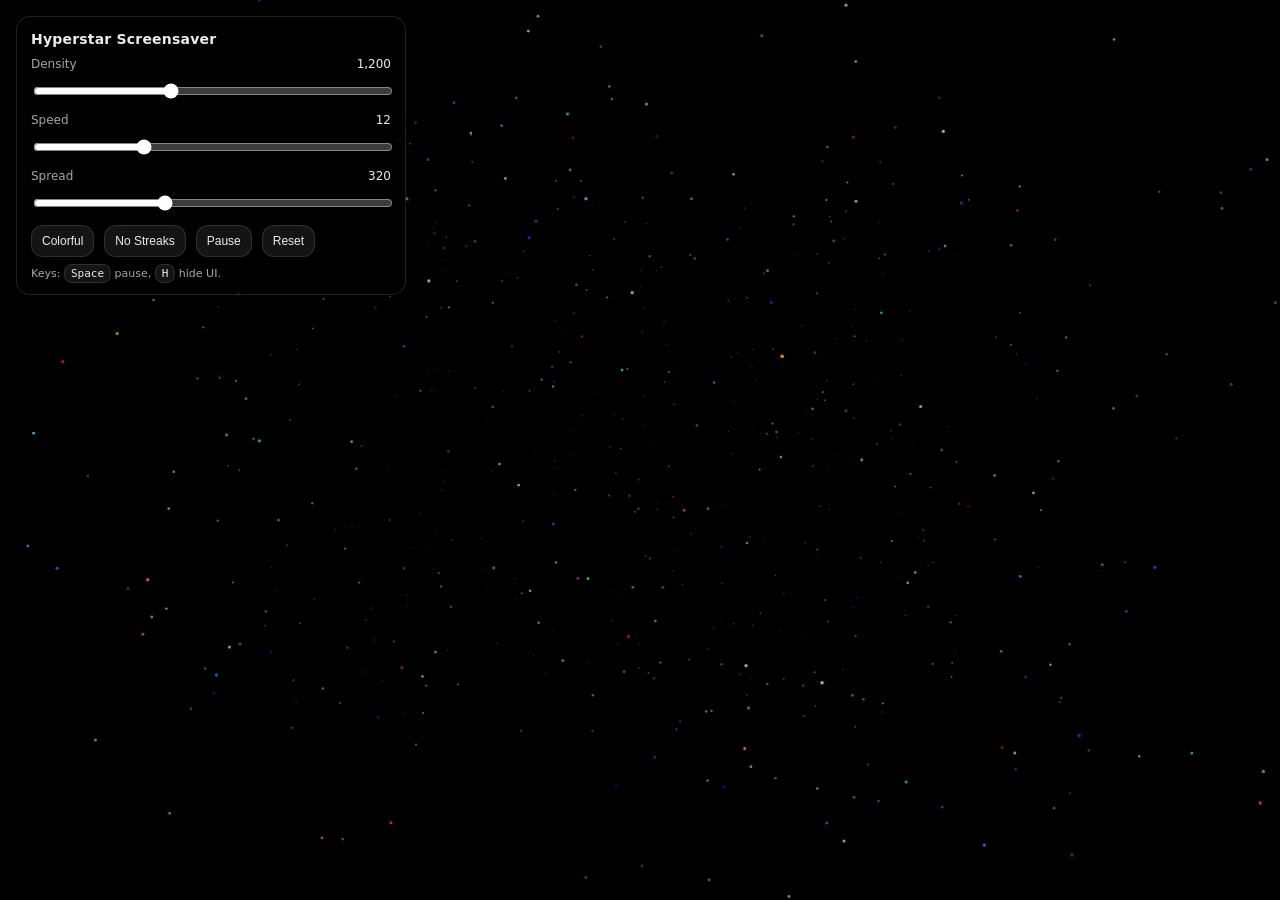
<file: hyperstar.html>
<!DOCTYPE html>
<html lang="en">
  <head>
    <meta charset="utf-8" />
    <meta name="viewport" content="width=device-width,initial-scale=1" />
    <title>Hyperstar Screensaver</title>
    <style>
      :root {
        --panel-bg: rgba(0, 0, 0, 0.55);
        --panel-border: rgba(255, 255, 255, 0.12);
        --text: rgba(255, 255, 255, 0.92);
        --muted: rgba(255, 255, 255, 0.65);
      }

      html,
      body {
        height: 100%;
        margin: 0;
        background: #000;
        overflow: hidden;
        font-family: system-ui, -apple-system, Segoe UI, Roboto, Helvetica,
          Arial, sans-serif;
        color: var(--text);
      }

      /* Fullscreen canvas */
      canvas#hyperstar {
        position: fixed;
        inset: 0;
        width: 100vw;
        height: 100vh;
        display: block;
        background: #000;
        touch-action: none;
      }

      /* Controls overlay */
      .hud {
        position: fixed;
        top: 16px;
        left: 16px;
        width: min(360px, calc(100vw - 32px));
        padding: 14px 14px 12px;
        background: var(--panel-bg);
        border: 1px solid var(--panel-border);
        border-radius: 14px;
        backdrop-filter: blur(6px);
        box-shadow: 0 10px 30px rgba(0, 0, 0, 0.35);
        user-select: none;
      }

      .hud h1 {
        font-size: 14px;
        margin: 0 0 10px;
        letter-spacing: 0.2px;
        font-weight: 650;
      }

      .row {
        display: grid;
        grid-template-columns: 1fr auto;
        gap: 10px;
        align-items: center;
        margin: 10px 0;
      }

      .row label {
        font-size: 12px;
        color: var(--muted);
        display: flex;
        align-items: center;
        gap: 8px;
      }

      .row output {
        font-size: 12px;
        color: var(--text);
        min-width: 48px;
        text-align: right;
        font-variant-numeric: tabular-nums;
      }

      input[type="range"] {
        width: 100%;
        accent-color: white;
      }

      .buttons {
        display: flex;
        gap: 10px;
        margin-top: 10px;
      }

      button {
        appearance: none;
        border: 1px solid var(--panel-border);
        background: rgba(255, 255, 255, 0.08);
        color: var(--text);
        padding: 8px 10px;
        border-radius: 12px;
        font-size: 12px;
        cursor: pointer;
        transition: transform 80ms ease, background 120ms ease;
      }

      button:active {
        transform: translateY(1px);
      }

      button:hover {
        background: rgba(255, 255, 255, 0.12);
      }

      .hint {
        margin-top: 10px;
        font-size: 11px;
        color: var(--muted);
        line-height: 1.35;
      }

      .hint kbd {
        border: 1px solid var(--panel-border);
        background: rgba(255, 255, 255, 0.08);
        padding: 2px 6px;
        border-radius: 8px;
        font-size: 11px;
        color: var(--text);
      }
    </style>
  </head>

  <body>
    <canvas id="hyperstar"></canvas>

    <div class="hud" id="hud" role="region" aria-label="Hyperstar controls">
      <h1>Hyperstar Screensaver</h1>

      <div class="row">
        <label for="density">Density</label>
        <output id="densityValue">—</output>
      </div>
      <input
        id="density"
        type="range"
        min="100"
        max="3000"
        value="1200"
        step="50"
      />

      <div class="row">
        <label for="speed">Speed</label>
        <output id="speedValue">—</output>
      </div>
      <input id="speed" type="range" min="0" max="40" value="12" step="1" />

      <div class="row">
        <label for="spread">Spread</label>
        <output id="spreadValue">—</output>
      </div>
      <input
        id="spread"
        type="range"
        min="50"
        max="800"
        value="320"
        step="10"
      />

      <div class="buttons">
        <button id="colorfulBtn" type="button">Colorful</button>
        <button id="streaksBtn" type="button">No Streaks</button>
        <button id="pauseBtn" type="button">Pause</button>
        <button id="resetBtn" type="button">Reset</button>
      </div>

      <div class="hint">
        Keys: <kbd>Space</kbd> pause, <kbd>H</kbd> hide UI.
      </div>
    </div>

    <script>
      const canvas = document.getElementById("hyperstar");
      const ctx = canvas.getContext("2d");

      const hud = document.getElementById("hud");

      const density = document.getElementById("density");
      const speed = document.getElementById("speed");
      const spread = document.getElementById("spread");

      const densityValue = document.getElementById("densityValue");
      const speedValue = document.getElementById("speedValue");
      const spreadValue = document.getElementById("spreadValue");

      const colorfulBtn = document.getElementById("colorfulBtn");
      const streaksBtn = document.getElementById("streaksBtn");
      const pauseBtn = document.getElementById("pauseBtn");
      const resetBtn = document.getElementById("resetBtn");

      const settings = {
        density: parseInt(density.value, 10), // number of stars
        speed: parseFloat(speed.value), // how much z decreases per frame
        spread: parseFloat(spread.value), // how wide the starfield is
        colorful: true,
        streaks: false,
        paused: false,
      };
      const maxZ = 1000; // maximum z distance
      const nearZ = 20; // z distance at which star is reset
      let lastTime = 0;
      let vw = window.innerWidth;
      let vh = window.innerHeight;
      let stars = [];
      let pointerX = vw / 2;
      let pointerY = vh / 2;

      function rand(min, max) {
        return Math.floor(min + Math.random() * (max - min));
      }

      function resizeCanvas() {
        const devicePixelRatio = window.devicePixelRatio || 1;
        vw = window.innerWidth;
        vh = window.innerHeight;
        canvas.width = Math.floor(vw * devicePixelRatio);
        canvas.height = Math.floor(vh * devicePixelRatio);
        ctx.setTransform(devicePixelRatio, 0, 0, devicePixelRatio, 0, 0);
      }

      function syncUI() {
        const oldDensity = settings.density;
        settings.density = Number(density.value);
        if (settings.density > oldDensity) {
          initStars(settings.density - oldDensity);
        } else if (settings.density < oldDensity) {
          stars.length = settings.density;
        }
        settings.speed = Number(speed.value);
        settings.spread = Number(spread.value);

        densityValue.textContent = settings.density.toLocaleString();
        speedValue.textContent = settings.speed.toFixed(0);
        spreadValue.textContent = settings.spread.toFixed(0);
      }

      function pause() {
        if (pauseBtn.textContent === "Pause") {
          pauseBtn.textContent = "Resume";
        } else {
          pauseBtn.textContent = "Pause";
        }
        settings.paused = !settings.paused;
      }

      function bindUI() {
        const onUI = () => {
          syncUI();
        };
        density.addEventListener("input", onUI);
        speed.addEventListener("input", onUI);
        spread.addEventListener("input", onUI);

        colorfulBtn.addEventListener("click", () => {
          if (colorfulBtn.textContent === "Colorful") {
            colorfulBtn.textContent = "Monochrome";
          } else {
            colorfulBtn.textContent = "Colorful";
          }
          settings.colorful = !settings.colorful;
        });

        streaksBtn.addEventListener("click", () => {
          if (streaksBtn.textContent === "Streaks") {
            streaksBtn.textContent = "No Streaks";
          } else {
            streaksBtn.textContent = "Streaks";
          }
          settings.streaks = !settings.streaks;
        });
        pauseBtn.addEventListener("click", pause);
        resetBtn.addEventListener("click", () => {
          stars.length = 0;
          initStars(settings.density);
        });

        window.addEventListener("keydown", (e) => {
          if (e.code === "Space") {
            e.preventDefault();
            pause();
          } else if (e.key.toLowerCase() === "h") {
            hud.style.display = hud.style.display === "none" ? "block" : "none";
          }
        });

        window.addEventListener("pointermove", (e) => {
          pointerX = e.clientX;
          pointerY = e.clientY;
        });
      }

      function initStars(count) {
        for (let i = 0; i < count; i++) {
          stars.push({
            x: rand(-settings.spread, settings.spread),
            y: rand(-settings.spread, settings.spread),
            z: rand(0, maxZ),
            prevSx: NaN,
            prevSy: NaN,
            r: rand(0, 255),
            g: rand(0, 255),
            b: rand(0, 255),
          });
        }
      }

      function resetStar() {
        return {
          x: rand(-settings.spread, settings.spread),
          y: rand(-settings.spread, settings.spread),
          z: maxZ,
          prevSx: NaN,
          prevSy: NaN,
          r: rand(0, 255),
          g: rand(0, 255),
          b: rand(0, 255),
        };
      }

      function clearCanvas() {
        ctx.fillStyle = "black";
        ctx.fillRect(0, 0, vw, vh);
      }

      function updateAndRender(time) {
        if (!lastTime) lastTime = time;
        // change in time in seconds
        const deltaTime = (time - lastTime) / 1000.0;
        lastTime = time;

        if (!settings.paused) {
          for (let star of stars) {
            star.z -= settings.speed * deltaTime * 4;
            if (star.z < nearZ) {
              Object.assign(star, resetStar());
            }
          }
        }

        clearCanvas();
        for (let star of stars) {
          // calculate screen position of stars. do basic projection onto 2d
          // plane based on z distance using x/z and y/z.
          let sx = vw / 2 + (star.x / star.z) * (vw / 2);
          let sy = vh / 2 + (star.y / star.z) * (vh / 2);
          // shift positions slightly based on pointer position
          sx = sx + (pointerX - vw / 2) * (star.z / maxZ) * 0.1;
          sy = sy + (pointerY - vh / 2) * (star.z / maxZ) * 0.1;

          const size = Math.max(0, 2 - (star.z / maxZ) * 2);
          const brightness = Math.max(0, 1 - star.z / maxZ);

          if (settings.colorful) {
            ctx.fillStyle = `rgba(${star.r}, ${star.g}, ${star.b}, ${brightness})`;
          } else {
            ctx.fillStyle = `rgba(255, 255, 255, ${brightness})`;
          }
          if (!settings.streaks) {
            ctx.beginPath();
            ctx.arc(sx, sy, size, 0, Math.PI * 2);
            ctx.fill();
            star.prevSx = sx;
            star.prevSy = sy;
          } else if (!Number.isNaN(star.prevSx) && !Number.isNaN(star.prevSy)) {
            const trailDuration = 0.1;
            const dt = Math.max(deltaTime, 0.001);
            const scale = trailDuration / dt;
            const dx = sx - star.prevSx;
            const dy = sy - star.prevSy;

            // Draw the line
            ctx.strokeStyle = ctx.fillStyle;
            ctx.lineWidth = size;
            ctx.lineCap = "round";
            ctx.beginPath();
            // Backtrace from current position by the scaled vector
            ctx.moveTo(sx - dx * scale, sy - dy * scale);
            ctx.lineTo(sx, sy);
            ctx.stroke();
          }
          star.prevSx = sx;
          star.prevSy = sy;
        }

        requestAnimationFrame(updateAndRender);
      }

      // Boot
      resizeCanvas();
      window.addEventListener("resize", resizeCanvas);
      syncUI();
      bindUI();
      initStars(settings.density);
      requestAnimationFrame(updateAndRender);
    </script>
  </body>
</html>
</file>
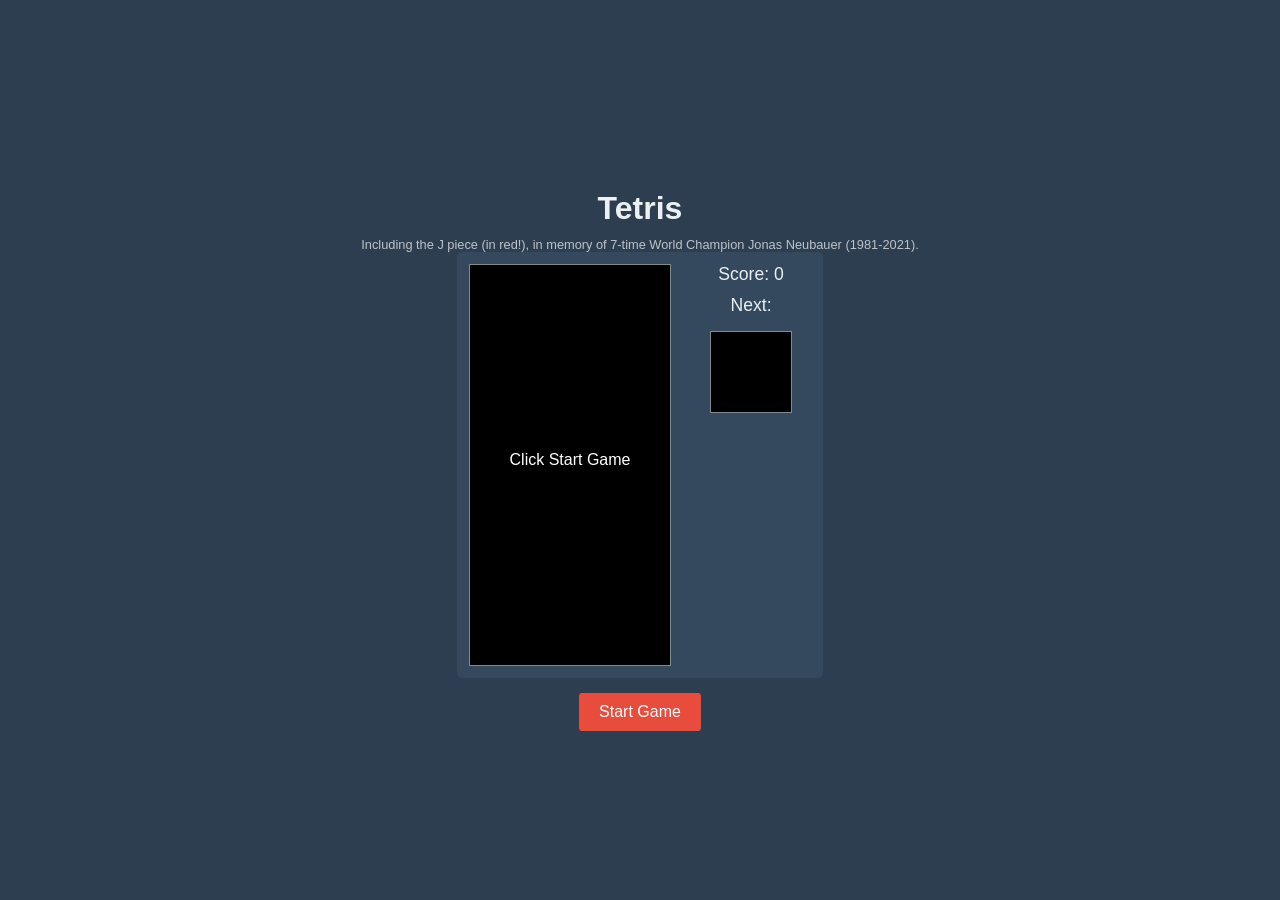
<file: jonastetris.html>
<!DOCTYPE html>
<html lang="en">
<head>
    <meta charset="UTF-8">
    <meta name="viewport" content="width=device-width, initial-scale=1.0">
    <title>Tetris for Jonas (Grayscale Mod)</title>
    <style>
        body {
            display: flex;
            align-items: center;
            justify-content: center;
            height: 100vh;
            background-color: #2c3e50;
            color: #ecf0f1;
            font-family: 'Arial', sans-serif;
            margin: 0;
            flex-direction: column; /* Stack elements vertically */
        }
        h1 {
            margin-bottom: 5px;
        }
        .game-container {
            display: flex;
            align-items: flex-start; /* Align items to the top */
            border: 2px solid #34495e;
            padding: 10px;
            background-color: #34495e;
            border-radius: 5px;
        }
        canvas#gameCanvas {
            border: 1px solid #7f8c8d;
            background-color: #000; /* Black background for the play area */
        }
        .info-panel {
            width: 120px; /* Width for score and next piece */
            margin-left: 20px;
            display: flex;
            flex-direction: column;
            align-items: center;
        }
        .info-panel div {
             margin-bottom: 10px;
             font-size: 1.1em;
        }
        canvas#nextCanvas {
             border: 1px solid #7f8c8d;
             background-color: #000; /* Black background for next piece */
             margin-top: 5px;
        }
        button {
            margin-top: 15px;
            padding: 10px 20px;
            font-size: 1em;
            cursor: pointer;
            background-color: #e74c3c; /* Keep button red for contrast */
            color: white;
            border: none;
            border-radius: 3px;
            transition: background-color 0.2s;
        }
        button:hover {
            background-color: #c0392b;
        }
        .jonas-tribute {
            font-size: 0.8em;
            margin-top: 5px;
            color: #bdc3c7;
            text-align: center;
        }
    </style>
</head>
<body>
    <h1>Tetris</h1>
    <div class="jonas-tribute">
        Including the J piece (in red!), in memory of 7-time World Champion Jonas Neubauer (1981-2021).
    </div>
    <div class="game-container">
        <canvas id="gameCanvas" width="200" height="400"></canvas>
        <div class="info-panel">
            <div>Score: <span id="score">0</span></div>
            <div>Next:</div>
            <canvas id="nextCanvas" width="80" height="80"></canvas> </div>
    </div>
    <button id="startButton">Start Game</button>

    <script>
        const canvas = document.getElementById('gameCanvas');
        const context = canvas.getContext('2d');
        const nextCanvas = document.getElementById('nextCanvas');
        const nextContext = nextCanvas.getContext('2d');
        const scoreElement = document.getElementById('score');
        const startButton = document.getElementById('startButton');

        const COLS = 10;
        const ROWS = 20;
        const BLOCK_SIZE = canvas.width / COLS; // 200 / 10 = 20
        const NEXT_BLOCK_SIZE = nextCanvas.width / 4; // 80 / 4 = 20 (assuming max 4x4 piece preview)

        // === MODIFIED COLORS ===
        const COLORS = [
            null,       // 0 = empty
            '#AAAAAA',  // 1: I (Grayscale 1)
            '#FF0000',  // 2: J (Bright Red) - Jonas Tribute
            '#BBBBBB',  // 3: L (Grayscale 2)
            '#CCCCCC',  // 4: O (Grayscale 3)
            '#DDDDDD',  // 5: S (Grayscale 4)
            '#999999',  // 6: T (Grayscale 5)
            '#888888'   // 7: Z (Grayscale 6)
        ];
        // === END MODIFIED COLORS ===

        // Tetromino shapes represented by matrices
        const SHAPES = [
            [], // Empty shape for index 0
            [[0,0,0,0], [1,1,1,1], [0,0,0,0], [0,0,0,0]], // I
            [[2,0,0], [2,2,2], [0,0,0]],                  // J - Jonas Tribute (Index 2)
            [[0,0,3], [3,3,3], [0,0,0]],                  // L
            [[4,4], [4,4]],                               // O
            [[0,5,5], [5,5,0], [0,0,0]],                  // S
            [[0,6,0], [6,6,6], [0,0,0]],                  // T
            [[7,7,0], [0,7,7], [0,0,0]]                   // Z
        ];

        let board = [];
        let score = 0;
        let currentPiece;
        let nextPiece;
        let currentX, currentY;
        let gameOver;
        let gameLoopInterval;
        const GAME_SPEED_START = 1000; // ms per drop
        let gameSpeed;

        // --- Piece Class ---
        class Piece {
            constructor(shapeIndex) {
                this.shapeIndex = shapeIndex;
                this.shape = SHAPES[shapeIndex];
                this.color = COLORS[shapeIndex]; // Color is now correctly assigned based on modified COLORS array
                this.x = Math.floor(COLS / 2) - Math.floor(this.shape[0].length / 2);
                this.y = 0;
            }

            rotate() {
                const N = this.shape.length;
                const result = [];
                for (let i = 0; i < N; i++) {
                    result.push(new Array(N).fill(0));
                }
                for (let i = 0; i < N; i++) {
                    for (let j = 0; j < N; j++) {
                        result[j][N - 1 - i] = this.shape[i][j];
                    }
                }
                // Trim empty rows/cols after rotation if needed (simplification: not implemented here)
                 // Check if rotation created empty rows/cols at borders and adjust shape if needed
                this.shape = result;
            }
        }

        // --- Game Logic Functions ---

        function createBoard() {
            return Array.from({ length: ROWS }, () => Array(COLS).fill(0));
        }

        function isValidMove(piece, newX, newY) {
            for (let y = 0; y < piece.shape.length; y++) {
                for (let x = 0; x < piece.shape[y].length; x++) {
                    if (piece.shape[y][x] > 0) {
                        let boardX = newX + x;
                        let boardY = newY + y;
                        if (boardX < 0 || boardX >= COLS || boardY >= ROWS) {
                            return false;
                        }
                        if (boardY >= 0 && board[boardY][boardX] > 0) {
                            return false;
                        }
                    }
                }
            }
            return true;
        }

        function mergePiece() {
            for (let y = 0; y < currentPiece.shape.length; y++) {
                for (let x = 0; x < currentPiece.shape[y].length; x++) {
                    if (currentPiece.shape[y][x] > 0) {
                        let boardX = currentPiece.x + x;
                        let boardY = currentPiece.y + y;
                        if (boardY >= 0) {
                           board[boardY][boardX] = currentPiece.shapeIndex; // Store index, color comes from index
                        }
                    }
                }
            }
        }

        function clearLines() {
            let linesCleared = 0;
            for (let y = ROWS - 1; y >= 0; y--) {
                if (board[y].every(cell => cell > 0)) {
                    linesCleared++;
                    board.splice(y, 1);
                    board.unshift(Array(COLS).fill(0));
                    y++;
                }
            }
            if (linesCleared > 0) {
                score += linesCleared * 100 * linesCleared;
                scoreElement.textContent = score;
            }
        }

        function getRandomPiece() {
            const randomIndex = Math.floor(Math.random() * (SHAPES.length - 1)) + 1;
            return new Piece(randomIndex);
        }

        function spawnPiece() {
            currentPiece = nextPiece;
            currentPiece.x = Math.floor(COLS / 2) - Math.floor(currentPiece.shape[0].length / 2);
            currentPiece.y = 0;

            nextPiece = getRandomPiece();
            drawNextPiece();

            if (!isValidMove(currentPiece, currentPiece.x, currentPiece.y)) {
                gameOver = true;
                // Use current date/time from context
                const now = new Date("2025-04-02T07:34:24Z"); // Using provided context time in UTC
                const formattedDate = now.toLocaleDateString();
                const formattedTime = now.toLocaleTimeString();
                alert(`Game Over on ${formattedDate} at ${formattedTime}! Your score: ${score}`);
                clearInterval(gameLoopInterval);
                startButton.disabled = false;
            }
        }

        function handleKeyPress(event) {
            if (gameOver) return;

            switch (event.keyCode) {
                case 37: // Left
                    if (isValidMove(currentPiece, currentPiece.x - 1, currentPiece.y)) currentPiece.x--;
                    break;
                case 39: // Right
                    if (isValidMove(currentPiece, currentPiece.x + 1, currentPiece.y)) currentPiece.x++;
                    break;
                case 40: // Down
                    if (isValidMove(currentPiece, currentPiece.x, currentPiece.y + 1)) {
                        currentPiece.y++;
                    } else {
                        mergePiece();
                        clearLines();
                        spawnPiece();
                    }
                    break;
                case 38: // Up (Rotate)
                    const originalShape = JSON.parse(JSON.stringify(currentPiece.shape)); // Deep copy needed
                    currentPiece.rotate();
                    if (!isValidMove(currentPiece, currentPiece.x, currentPiece.y)) {
                        currentPiece.shape = originalShape; // Revert if invalid
                    }
                    break;
                 case 32: // Space (Hard Drop)
                    while (isValidMove(currentPiece, currentPiece.x, currentPiece.y + 1)) {
                        currentPiece.y++;
                    }
                    mergePiece();
                    clearLines();
                    spawnPiece();
                    break;
            }
            if (!gameOver) drawGame(); // Avoid drawing if game over occurred during key press actions
        }

        // --- Drawing Functions ---

        function drawBlock(ctx, x, y, color, blockSize) {
            ctx.fillStyle = color;
            ctx.fillRect(x * blockSize, y * blockSize, blockSize, blockSize);
            // Use a slightly lighter border for grayscale blocks for visibility
            ctx.strokeStyle = (color === '#FF0000') ? '#440000' : '#666666'; // Dark red border for J, darker gray for others
            ctx.strokeRect(x * blockSize, y * blockSize, blockSize, blockSize);
        }

        function drawBoard() {
            for (let y = 0; y < ROWS; y++) {
                for (let x = 0; x < COLS; x++) {
                    if (board[y][x] > 0) {
                        // Use color from COLORS array based on stored index
                        drawBlock(context, x, y, COLORS[board[y][x]], BLOCK_SIZE);
                    }
                }
            }
        }

        function drawCurrentPiece() {
             // Use the piece's assigned color (which comes from the modified COLORS array)
            const color = currentPiece.color;
            for (let y = 0; y < currentPiece.shape.length; y++) {
                for (let x = 0; x < currentPiece.shape[y].length; x++) {
                    if (currentPiece.shape[y][x] > 0) {
                        drawBlock(context, currentPiece.x + x, currentPiece.y + y, color, BLOCK_SIZE);
                    }
                }
            }
        }

        function drawNextPiece() {
            nextContext.fillStyle = '#000';
            nextContext.fillRect(0, 0, nextCanvas.width, nextCanvas.height);
            if (!nextPiece) return;

            const shape = nextPiece.shape;
            const color = nextPiece.color; // Use the piece's assigned color
            const shapeSize = shape.length;
            const startX = Math.floor((4 - shapeSize) / 2);
            const startY = Math.floor((4 - shapeSize) / 2);

            for (let y = 0; y < shapeSize; y++) {
                for (let x = 0; x < shapeSize; x++) {
                    if (shape[y][x] > 0) {
                         drawBlock(nextContext, startX + x, startY + y, color, NEXT_BLOCK_SIZE);
                    }
                }
            }
        }

        function drawGame() {
            context.fillStyle = '#000';
            context.fillRect(0, 0, canvas.width, canvas.height);
            drawBoard(); // Draws pieces merged onto the board using COLORS array
            if (currentPiece && !gameOver) {
                drawCurrentPiece(); // Draws falling piece using its assigned color
            }
        }

        // --- Game Loop ---
        function gameLoop() {
            if (gameOver) return;

            if (isValidMove(currentPiece, currentPiece.x, currentPiece.y + 1)) {
                currentPiece.y++;
            } else {
                mergePiece();
                clearLines();
                spawnPiece(); // This handles game over check
                if (gameOver) return;
            }
            drawGame();
        }

        function startGame() {
            board = createBoard();
            score = 0;
            scoreElement.textContent = score;
            gameOver = false;
            gameSpeed = GAME_SPEED_START;
            nextPiece = getRandomPiece();
            spawnPiece();
            if (gameLoopInterval) clearInterval(gameLoopInterval);
            gameLoopInterval = setInterval(gameLoop, gameSpeed);
            startButton.disabled = true;
            drawGame();
            drawNextPiece();
        }

        // --- Event Listeners ---
        document.addEventListener('keydown', handleKeyPress);
        startButton.addEventListener('click', startGame);

        // Initial message
         context.fillStyle = '#FFF';
         context.font = '16px Arial';
         context.textAlign = 'center';
         context.fillText('Click Start Game', canvas.width / 2, canvas.height / 2);

    </script>
</body>
</html>
</file>
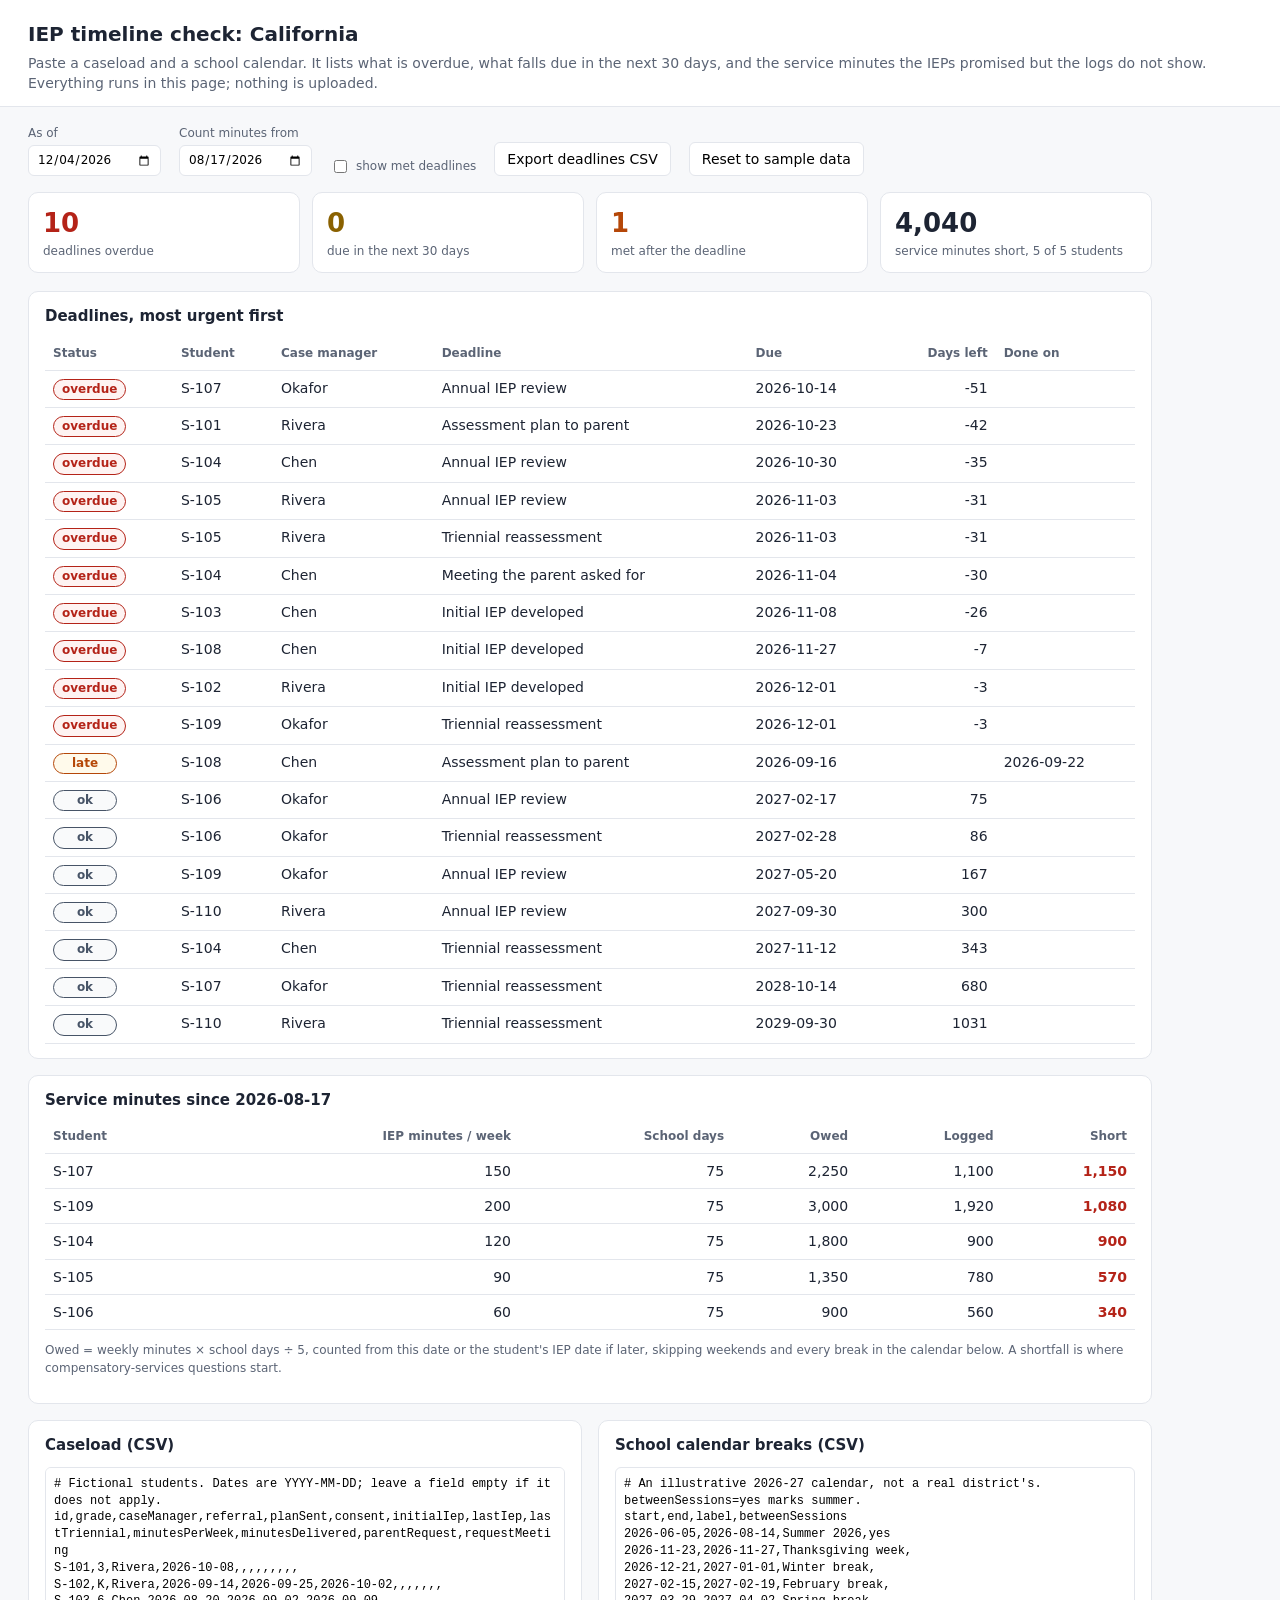
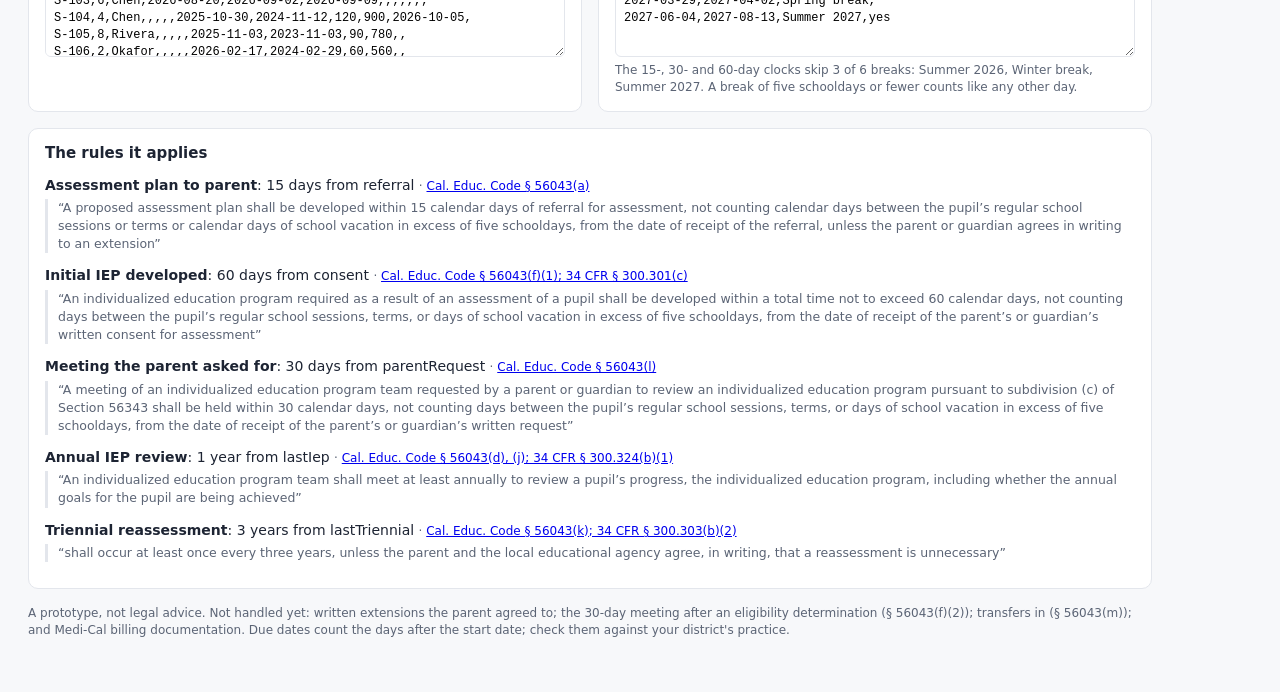
<file: sped-timelines.html>
<!doctype html>
<html lang="en">
<head>
<meta charset="utf-8">
<meta name="viewport" content="width=device-width, initial-scale=1">
<title>IEP timeline check (California)</title>
<style>
  :root { --ink:#1d2433; --muted:#5b6475; --line:#e3e6ec; --bg:#f7f8fa; --card:#fff;
          --overdue:#b42318; --late:#b54708; --soon:#8a6100; --ok:#475467; --met:#067647; }
  * { box-sizing: border-box; }
  body { margin:0; font:14px/1.45 system-ui, -apple-system, "Segoe UI", Roboto, sans-serif; color:var(--ink); background:var(--bg); }
  header { padding:20px 28px 12px; background:var(--card); border-bottom:1px solid var(--line); }
  h1 { margin:0 0 4px; font-size:20px; }
  h2 { font-size:15px; margin:0 0 10px; }
  .sub { color:var(--muted); margin:0; }
  main { padding:18px 28px 40px; max-width:1180px; }
  .controls { display:flex; gap:18px; align-items:end; flex-wrap:wrap; margin-bottom:16px; }
  label { display:flex; flex-direction:column; gap:3px; font-size:12px; color:var(--muted); }
  input[type=date] { font:inherit; padding:5px 8px; border:1px solid var(--line); border-radius:6px; }
  button { font:inherit; padding:6px 12px; border:1px solid var(--line); background:var(--card); border-radius:6px; cursor:pointer; }
  button:hover { border-color:#b8bfcc; }
  .tiles { display:grid; grid-template-columns:repeat(4, minmax(150px, 1fr)); gap:12px; margin-bottom:18px; }
  .tile { background:var(--card); border:1px solid var(--line); border-radius:10px; padding:12px 14px; }
  .tile .n { font-size:26px; font-weight:650; }
  .tile .k { color:var(--muted); font-size:12px; }
  .card { background:var(--card); border:1px solid var(--line); border-radius:10px; padding:14px 16px; margin-bottom:16px; }
  table { width:100%; border-collapse:collapse; }
  th, td { text-align:left; padding:7px 8px; border-bottom:1px solid var(--line); vertical-align:top; }
  th { font-size:12px; color:var(--muted); font-weight:600; }
  td.num, th.num { text-align:right; font-variant-numeric:tabular-nums; }
  .chip { display:inline-block; min-width:64px; text-align:center; padding:1px 8px; border-radius:999px; font-size:12px; font-weight:600; border:1px solid currentColor; }
  .chip.overdue { color:var(--overdue); background:#fef3f2; } .chip.late { color:var(--late); background:#fffaeb; }
  .chip.soon { color:var(--soon); background:#fefbe8; } .chip.ok { color:var(--ok); background:#f9fafb; } .chip.met { color:var(--met); background:#ecfdf3; }
  .why { color:var(--muted); font-size:12px; }
  .grid2 { display:grid; grid-template-columns:1fr 1fr; gap:16px; }
  textarea { width:100%; min-height:190px; font:12px/1.4 ui-monospace, SFMono-Regular, Menlo, monospace; border:1px solid var(--line); border-radius:6px; padding:8px; }
  blockquote { margin:4px 0 0; padding-left:10px; border-left:3px solid var(--line); color:var(--muted); font-size:12.5px; }
  .rule { margin-bottom:12px; }
  .err { color:var(--overdue); font-size:12px; min-height:1em; }
  footer { color:var(--muted); font-size:12px; }
  .toggle { flex-direction:row; align-items:center; gap:6px; }
</style>
</head>
<body>
<header>
  <h1>IEP timeline check: California</h1>
  <p class="sub">Paste a caseload and a school calendar. It lists what is overdue, what falls due in the next 30 days, and the service minutes the IEPs promised but the logs do not show. Everything runs in this page; nothing is uploaded.</p>
</header>
<main>
  <div class="controls">
    <label>As of <input type="date" id="asOf"></label>
    <label>Count minutes from <input type="date" id="periodStart"></label>
    <label class="toggle"><input type="checkbox" id="showMet"> show met deadlines</label>
    <button id="export">Export deadlines CSV</button>
    <button id="reset">Reset to sample data</button>
  </div>

  <div class="tiles">
    <div class="tile"><div class="n" id="tOverdue" style="color:var(--overdue)">0</div><div class="k">deadlines overdue</div></div>
    <div class="tile"><div class="n" id="tSoon" style="color:var(--soon)">0</div><div class="k">due in the next 30 days</div></div>
    <div class="tile"><div class="n" id="tLate" style="color:var(--late)">0</div><div class="k">met after the deadline</div></div>
    <div class="tile"><div class="n" id="tMinutes">0</div><div class="k" id="tMinutesK">service minutes short</div></div>
  </div>

  <section class="card">
    <h2>Deadlines, most urgent first</h2>
    <table id="deadlines"><thead><tr><th>Status</th><th>Student</th><th>Case manager</th><th>Deadline</th><th>Due</th><th class="num">Days left</th><th>Done on</th></tr></thead><tbody></tbody></table>
  </section>

  <section class="card">
    <h2>Service minutes since <span id="pStart"></span></h2>
    <table id="minutes"><thead><tr><th>Student</th><th class="num">IEP minutes / week</th><th class="num">School days</th><th class="num">Owed</th><th class="num">Logged</th><th class="num">Short</th></tr></thead><tbody></tbody></table>
    <p class="why">Owed = weekly minutes × school days ÷ 5, counted from this date or the student's IEP date if later, skipping weekends and every break in the calendar below. A shortfall is where compensatory-services questions start.</p>
  </section>

  <section class="grid2">
    <div class="card">
      <h2>Caseload (CSV)</h2>
      <textarea id="caseload" spellcheck="false"></textarea>
      <div class="err" id="caseErr"></div>
    </div>
    <div class="card">
      <h2>School calendar breaks (CSV)</h2>
      <textarea id="calendar" spellcheck="false"></textarea>
      <div class="why" id="calNote"></div>
    </div>
  </section>

  <section class="card">
    <h2>The rules it applies</h2>
    <div id="rules"></div>
  </section>

  <footer>
    <p>A prototype, not legal advice. Not handled yet: written extensions the parent agreed to; the 30-day meeting after an eligibility determination (§ 56043(f)(2)); transfers in (§ 56043(m)); and Medi-Cal billing documentation. Due dates count the days after the start date; check them against your district's practice.</p>
  </footer>
</main>
<script>// IEP timeline rules for a California caseload. Pure functions, no DOM.
// Dates are 'YYYY-MM-DD' strings in and out; arithmetic is in UTC days.
(function (root) {
  'use strict';
  const DAY = 86400000;

  function parse(s) {
    if (!s) return null;
    const m = /^(\d{4})-(\d{2})-(\d{2})$/.exec(String(s).trim());
    if (!m) return null;
    const d = new Date(Date.UTC(+m[1], +m[2] - 1, +m[3]));
    return d.getUTCMonth() === +m[2] - 1 ? d : null;
  }
  function fmt(d) { return d.toISOString().slice(0, 10); }
  function addDays(d, n) { return new Date(d.getTime() + n * DAY); }
  function diffDays(a, b) { return Math.round((b - a) / DAY); }
  function isWeekday(d) { const w = d.getUTCDay(); return w !== 0 && w !== 6; }

  // Same month and day n years on; Feb 29 falls back to Feb 28.
  function addYears(d, n) {
    const y = d.getUTCFullYear() + n, m = d.getUTCMonth(), day = d.getUTCDate();
    const out = new Date(Date.UTC(y, m, day));
    return out.getUTCMonth() === m ? out : new Date(Date.UTC(y, m + 1, 0));
  }

  // Breaks are {start, end, label, betweenSessions}. 56043(a), (f)(1) and (l) do not
  // count days between regular sessions or terms, or days of a vacation "in
  // excess of five schooldays"; a shorter break counts like any other day.
  function weekdaysIn(start, end) {
    let n = 0;
    for (let d = start; d <= end; d = addDays(d, 1)) if (isWeekday(d)) n++;
    return n;
  }
  function excludedDays(breaks) {
    const out = new Set();
    for (const b of breaks || []) {
      const s = parse(b.start), e = parse(b.end);
      if (!s || !e || e < s) continue;
      if (!b.betweenSessions && weekdaysIn(s, e) <= 5) continue;
      for (let d = s; d <= e; d = addDays(d, 1)) out.add(fmt(d));
    }
    return out;
  }
  // Every day of every break, short or long: no sessions are delivered on them.
  function closedDays(breaks) {
    const out = new Set();
    for (const b of breaks || []) {
      const s = parse(b.start), e = parse(b.end);
      if (!s || !e || e < s) continue;
      for (let d = s; d <= e; d = addDays(d, 1)) out.add(fmt(d));
    }
    return out;
  }
  function num(v) {
    const t = String(v == null ? '' : v).replace(/,/g, '').trim();
    return t === '' ? 0 : Number(t);
  }
  // The day on which n countable days have passed since start (start itself not counted).
  function countForward(start, n, excluded) {
    let d = start, counted = 0;
    while (counted < n) {
      d = addDays(d, 1);
      if (!excluded || !excluded.has(fmt(d))) counted++;
    }
    return d;
  }

  const RULES = [
    {
      id: 'plan', label: 'Assessment plan to parent', days: 15, from: 'referral', done: 'planSent',
      cite: 'Cal. Educ. Code § 56043(a)',
      quote: 'A proposed assessment plan shall be developed within 15 calendar days of referral for assessment, not counting calendar days between the pupil’s regular school sessions or terms or calendar days of school vacation in excess of five schooldays, from the date of receipt of the referral, unless the parent or guardian agrees in writing to an extension',
      url: 'https://leginfo.legislature.ca.gov/faces/codes_displaySection.xhtml?lawCode=EDC&sectionNum=56043',
    },
    {
      id: 'initial', label: 'Initial IEP developed', days: 60, from: 'consent', done: 'initialIep',
      cite: 'Cal. Educ. Code § 56043(f)(1); 34 CFR § 300.301(c)',
      quote: 'An individualized education program required as a result of an assessment of a pupil shall be developed within a total time not to exceed 60 calendar days, not counting days between the pupil’s regular school sessions, terms, or days of school vacation in excess of five schooldays, from the date of receipt of the parent’s or guardian’s written consent for assessment',
      url: 'https://leginfo.legislature.ca.gov/faces/codes_displaySection.xhtml?lawCode=EDC&sectionNum=56043',
    },
    {
      id: 'request', label: 'Meeting the parent asked for', days: 30, from: 'parentRequest', done: 'requestMeeting',
      cite: 'Cal. Educ. Code § 56043(l)',
      quote: 'A meeting of an individualized education program team requested by a parent or guardian to review an individualized education program pursuant to subdivision (c) of Section 56343 shall be held within 30 calendar days, not counting days between the pupil’s regular school sessions, terms, or days of school vacation in excess of five schooldays, from the date of receipt of the parent’s or guardian’s written request',
      url: 'https://leginfo.legislature.ca.gov/faces/codes_displaySection.xhtml?lawCode=EDC&sectionNum=56043',
    },
    {
      id: 'annual', label: 'Annual IEP review', years: 1, from: 'lastIep', fallback: 'initialIep',
      cite: 'Cal. Educ. Code § 56043(d), (j); 34 CFR § 300.324(b)(1)',
      quote: 'An individualized education program team shall meet at least annually to review a pupil’s progress, the individualized education program, including whether the annual goals for the pupil are being achieved',
      url: 'https://leginfo.legislature.ca.gov/faces/codes_displaySection.xhtml?lawCode=EDC&sectionNum=56043',
    },
    {
      id: 'triennial', label: 'Triennial reassessment', years: 3, from: 'lastTriennial', fallback: 'initialIep',
      cite: 'Cal. Educ. Code § 56043(k); 34 CFR § 300.303(b)(2)',
      quote: 'shall occur at least once every three years, unless the parent and the local educational agency agree, in writing, that a reassessment is unnecessary',
      url: 'https://leginfo.legislature.ca.gov/faces/codes_displaySection.xhtml?lawCode=EDC&sectionNum=56043',
    },
  ];

  const SOON_DAYS = 30;

  function status(due, asOf, doneOn) {
    if (doneOn) return doneOn <= due ? 'met' : 'late';
    const left = diffDays(asOf, due);
    if (left < 0) return 'overdue';
    if (left <= SOON_DAYS) return 'soon';
    return 'ok';
  }

  // Minutes the IEP promised on school days since the later of periodStart and the
  // current IEP's date, against minutes logged. closed = closedDays(breaks).
  function minutes(student, periodStart, asOf, closed) {
    const perWeek = num(student.minutesPerWeek);
    let start = parse(periodStart);
    const iep = parse(student.lastIep) || parse(student.initialIep);
    if (iep && start && iep > start) start = iep;
    if (!perWeek || !start || asOf < start) return null;
    let schoolDays = 0;
    for (let d = start; d <= asOf; d = addDays(d, 1))
      if (isWeekday(d) && !closed.has(fmt(d))) schoolDays++;
    const required = Math.round(perWeek * schoolDays / 5);
    const delivered = num(student.minutesDelivered) || 0;
    return { required, delivered, shortfall: Math.max(0, required - delivered), schoolDays, from: fmt(start) };
  }

  function evaluateStudent(student, ctx) {
    const asOf = parse(ctx.asOf);
    const excluded = excludedDays(ctx.breaks);
    const items = [];
    for (const r of RULES) {
      const from = parse(student[r.from]) || (r.fallback ? parse(student[r.fallback]) : null);
      if (!from) continue;
      // The initial-IEP clock stops mattering once an annual cycle has started;
      // annual and triennial count from the initial IEP until a later date is entered.
      if (r.id === 'initial' && parse(student.lastIep) && !student.initialIep) continue;
      if (r.id === 'plan' && parse(student.consent) && !student.planSent) continue;
      const due = r.years ? addYears(from, r.years) : countForward(from, r.days, excluded);
      const doneOn = r.done ? parse(student[r.done]) : null;
      items.push({
        rule: r.id, label: r.label, due: fmt(due), daysLeft: diffDays(asOf, due),
        status: status(due, asOf, doneOn), doneOn: doneOn ? fmt(doneOn) : '',
      });
    }
    return { id: student.id, items, minutes: minutes(student, ctx.periodStart, asOf, closedDays(ctx.breaks)) };
  }

  const RANK = { overdue: 0, late: 1, soon: 2, ok: 3, met: 4 };
  function evaluateCaseload(students, ctx) {
    const rows = [];
    for (const s of students) {
      const ev = evaluateStudent(s, ctx);
      for (const it of ev.items) rows.push(Object.assign({ id: s.id, case: s.caseManager || '' }, it));
    }
    rows.sort((a, b) => RANK[a.status] - RANK[b.status] || a.daysLeft - b.daysLeft || a.id.localeCompare(b.id));
    return rows;
  }

  // Minimal CSV: header row, comma separated, double quotes for fields with commas or
  // newlines. Lines starting with # are comments.
  function parseCsv(text) {
    const recs = []; let rec = [], cur = '', q = false;
    const src = String(text).replace(/\r\n?/g, '\n') + '\n';
    for (let i = 0; i < src.length; i++) {
      const c = src[i];
      if (q) { if (c === '"' && src[i + 1] === '"') { cur += '"'; i++; } else if (c === '"') q = false; else cur += c; }
      else if (c === '"') q = true;
      else if (c === ',') { rec.push(cur.trim()); cur = ''; }
      else if (c === '\n') { rec.push(cur.trim()); cur = ''; recs.push(rec); rec = []; }
      else cur += c;
    }
    const rows = recs.filter(r => r.some(v => v) && !r[0].startsWith('#'));
    if (!rows.length) return [];
    const head = rows[0];
    return rows.slice(1).map(v => { const o = {}; head.forEach((h, i) => o[h] = v[i] || ''); return o; });
  }
  function toCsv(rows, cols) {
    const esc = v => { v = v == null ? '' : String(v); return /[",\n]/.test(v) ? '"' + v.replace(/"/g, '""') + '"' : v; };
    return [cols.join(',')].concat(rows.map(r => cols.map(c => esc(r[c])).join(','))).join('\n') + '\n';
  }
  function parseBreaks(text) {
    return parseCsv(text).map(r => ({ start: r.start, end: r.end, label: r.label, betweenSessions: /^(y|yes|true|1)$/i.test(r.betweenSessions || '') }));
  }

  const api = { parse, fmt, addDays, addYears, weekdaysIn, excludedDays, closedDays, num, countForward, status, minutes,
    evaluateStudent, evaluateCaseload, parseCsv, toCsv, parseBreaks, RULES, SOON_DAYS };
  if (typeof module !== 'undefined' && module.exports) module.exports = api; else root.SpedRules = api;
})(this);
</script>
<script>
(function () {
  'use strict';
  const R = window.SpedRules;
  const SAMPLE_CASELOAD = "# Fictional students. Dates are YYYY-MM-DD; leave a field empty if it does not apply.\nid,grade,caseManager,referral,planSent,consent,initialIep,lastIep,lastTriennial,minutesPerWeek,minutesDelivered,parentRequest,requestMeeting\nS-101,3,Rivera,2026-10-08,,,,,,,,,\nS-102,K,Rivera,2026-09-14,2026-09-25,2026-10-02,,,,,,,\nS-103,6,Chen,2026-08-20,2026-09-02,2026-09-09,,,,,,,\nS-104,4,Chen,,,,,2025-10-30,2024-11-12,120,900,2026-10-05,\nS-105,8,Rivera,,,,,2025-11-03,2023-11-03,90,780,,\nS-106,2,Okafor,,,,,2026-02-17,2024-02-29,60,560,,\nS-107,5,Okafor,,,,,2025-10-14,2025-10-14,150,1100,,\nS-108,7,Chen,2026-09-01,2026-09-22,2026-09-28,,,,,,,\nS-109,1,Okafor,,,,,2026-05-20,2023-12-01,200,1920,2026-09-08,2026-09-24\nS-110,11,Rivera,2026-06-01,2026-06-10,2026-06-12,2026-09-30,,,,,,\n";
  const SAMPLE_CALENDAR = "# An illustrative 2026-27 calendar, not a real district's. betweenSessions=yes marks summer.\nstart,end,label,betweenSessions\n2026-06-05,2026-08-14,Summer 2026,yes\n2026-11-23,2026-11-27,Thanksgiving week,\n2026-12-21,2027-01-01,Winter break,\n2027-02-15,2027-02-19,February break,\n2027-03-29,2027-04-02,Spring break,\n2027-06-04,2027-08-13,Summer 2027,yes\n";
  const $ = id => document.getElementById(id);
  const store = window.localStorage;
  const params = new URLSearchParams(location.search);
  const now = new Date(), pad = n => String(n).padStart(2, '0');
  const today = `${now.getFullYear()}-${pad(now.getMonth() + 1)}-${pad(now.getDate())}`;

  $('asOf').value = params.get('asof') || today;
  $('periodStart').value = params.get('from') || (store && store.getItem('sped.periodStart')) || '2026-08-17';
  $('caseload').value = (!params.get('asof') && store && store.getItem('sped.caseload')) || SAMPLE_CASELOAD;
  $('calendar').value = (!params.get('asof') && store && store.getItem('sped.calendar')) || SAMPLE_CALENDAR;

  const esc = s => String(s == null ? '' : s).replace(/[&<>"]/g, c => ({ '&': '&amp;', '<': '&lt;', '>': '&gt;', '"': '&quot;' }[c]));
  let lastRows = [];

  function render() {
    const students = R.parseCsv($('caseload').value);
    const breaks = R.parseBreaks($('calendar').value);
    const ctx = { asOf: $('asOf').value || today, periodStart: $('periodStart').value, breaks };
    const missing = students.filter(s => !s.id).length;
    const badDates = [];
    for (const s of students) for (const k of ['referral', 'planSent', 'consent', 'initialIep', 'lastIep', 'lastTriennial', 'parentRequest', 'requestMeeting'])
      if (s[k] && !R.parse(s[k])) badDates.push(`${s.id || '?'}.${k}="${s[k]}"`);
    for (const s of students) for (const k of ['minutesPerWeek', 'minutesDelivered'])
      if (s[k] && !Number.isFinite(R.num(s[k]))) badDates.push(`${s.id || '?'}.${k}="${s[k]}" (not a number)`);
    $('caseErr').textContent = (missing ? missing + ' row(s) without an id. ' : '') + (badDates.length ? 'Check: ' + badDates.join(', ') : '');

    const rows = R.evaluateCaseload(students.filter(s => s.id), ctx);
    lastRows = rows;
    const count = st => rows.filter(r => r.status === st).length;
    $('tOverdue').textContent = count('overdue');
    $('tSoon').textContent = count('soon');
    $('tLate').textContent = count('late');

    const shown = $('showMet').checked ? rows : rows.filter(r => r.status !== 'met');
    $('deadlines').tBodies[0].innerHTML = shown.map(r => `<tr>
      <td><span class="chip ${r.status}">${r.status === 'soon' ? 'due soon' : r.status}</span></td>
      <td>${esc(r.id)}</td><td>${esc(r.case)}</td><td>${esc(r.label)}</td><td>${r.due}</td>
      <td class="num">${r.doneOn ? '' : r.daysLeft}</td><td>${r.doneOn}</td></tr>`).join('') ||
      '<tr><td colspan="7" class="why">Nothing to show.</td></tr>';

    const asOf = R.parse(ctx.asOf), closed = R.closedDays(breaks);
    const mins = students.filter(s => s.id).map(s => ({ id: s.id, perWeek: s.minutesPerWeek, m: R.minutes(s, ctx.periodStart, asOf, closed) })).filter(x => x.m);
    mins.sort((a, b) => b.m.shortfall - a.m.shortfall);
    const total = mins.reduce((a, x) => a + x.m.shortfall, 0), short = mins.filter(x => x.m.shortfall > 0).length;
    $('tMinutes').textContent = total.toLocaleString();
    $('tMinutesK').textContent = `service minutes short, ${short} of ${mins.length} students`;
    $('pStart').textContent = ctx.periodStart || '(set a start date)';
    $('minutes').tBodies[0].innerHTML = mins.map(x => `<tr><td>${esc(x.id)}</td><td class="num">${esc(x.perWeek)}</td>
      <td class="num">${x.m.schoolDays}</td><td class="num">${x.m.required.toLocaleString()}</td><td class="num">${x.m.delivered.toLocaleString()}</td>
      <td class="num" style="color:${x.m.shortfall ? 'var(--overdue)' : 'var(--met)'};font-weight:600">${x.m.shortfall.toLocaleString()}</td></tr>`).join('') ||
      '<tr><td colspan="6" class="why">No student has minutesPerWeek set.</td></tr>';

    const long = breaks.filter(b => R.parse(b.start) && R.parse(b.end) && (b.betweenSessions || R.weekdaysIn(R.parse(b.start), R.parse(b.end)) > 5));
    $('calNote').textContent = `The 15-, 30- and 60-day clocks skip ${long.length} of ${breaks.length} breaks: ` +
      long.map(b => b.label).join(', ') + '. A break of five schooldays or fewer counts like any other day.';

    if (store && !params.get('asof')) {
      store.setItem('sped.caseload', $('caseload').value);
      store.setItem('sped.calendar', $('calendar').value);
      store.setItem('sped.periodStart', $('periodStart').value);
    }
  }

  $('rules').innerHTML = R.RULES.map(r => `<div class="rule"><strong>${esc(r.label)}</strong>:
    ${r.days ? r.days + ' days from ' + r.from : r.years + ' year' + (r.years > 1 ? 's' : '') + ' from ' + r.from}
    <span class="why">· <a href="${r.url}" target="_blank" rel="noopener">${esc(r.cite)}</a></span>
    <blockquote>“${esc(r.quote)}”</blockquote></div>`).join('');

  for (const id of ['asOf', 'periodStart', 'caseload', 'calendar', 'showMet']) $(id).addEventListener('input', render);
  $('reset').addEventListener('click', () => { $('caseload').value = SAMPLE_CASELOAD; $('calendar').value = SAMPLE_CALENDAR; render(); });
  $('export').addEventListener('click', () => {
    const csv = R.toCsv(lastRows, ['id', 'case', 'rule', 'label', 'due', 'daysLeft', 'status', 'doneOn']);
    const a = document.createElement('a');
    a.href = URL.createObjectURL(new Blob([csv], { type: 'text/csv' }));
    a.download = `iep-deadlines-${$('asOf').value}.csv`; a.click();
  });
  render();
})();
</script>
</body>
</html>
</file>
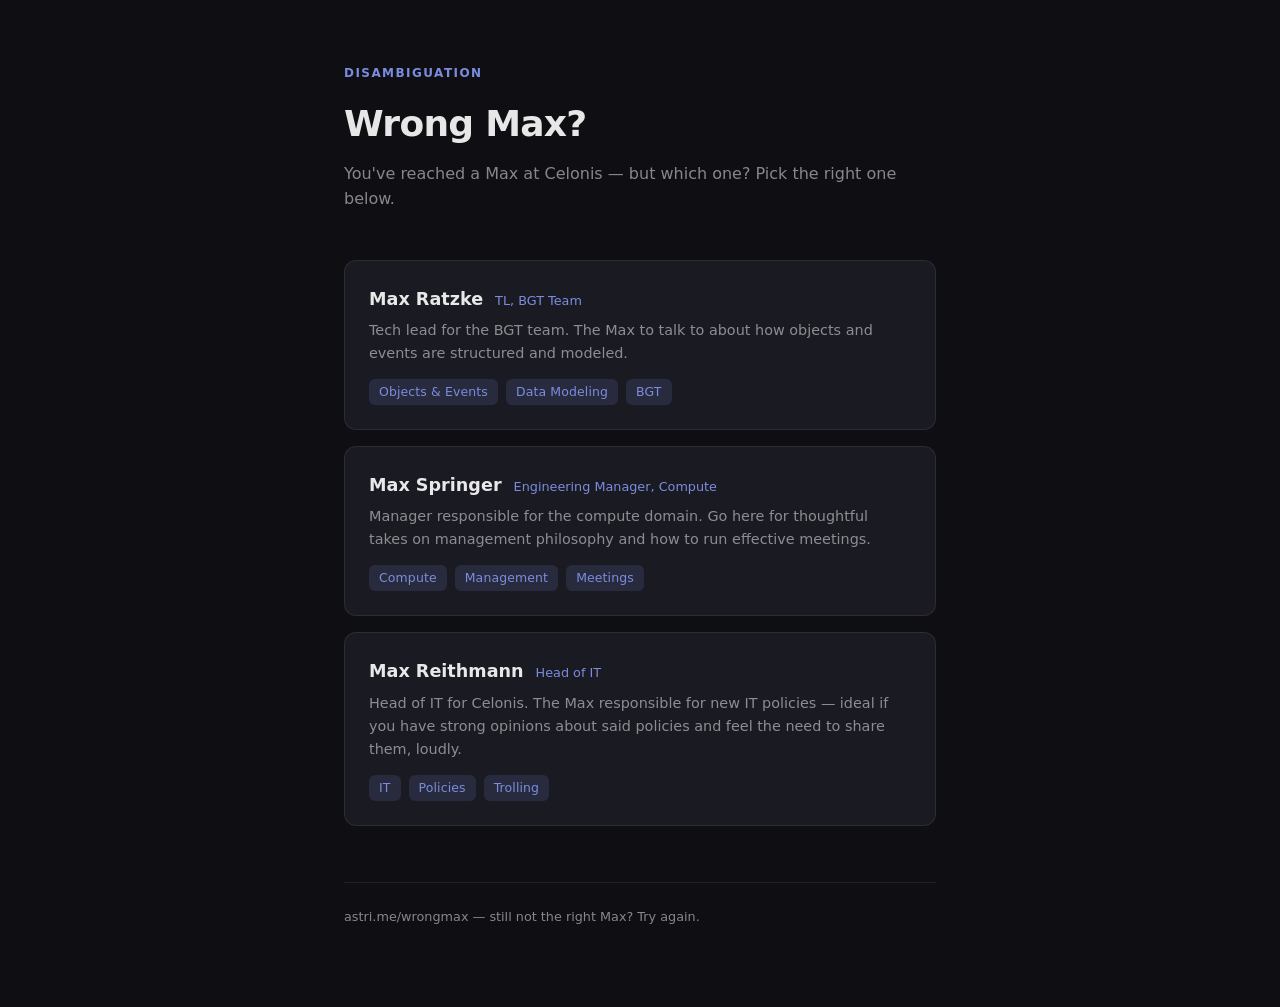
<file: wrongmax.html>
<!DOCTYPE html>
<html lang="en">
  <head>
    <meta charset="utf-8" />
    <meta name="viewport" content="width=device-width, initial-scale=1" />
    <title>Wrong Max?</title>
    <style>
      :root {
        --bg: #0f0f13;
        --card-bg: #1a1a22;
        --card-border: rgba(255, 255, 255, 0.08);
        --accent: #7b8cde;
        --text: rgba(255, 255, 255, 0.90);
        --muted: rgba(255, 255, 255, 0.50);
        --tag-bg: rgba(123, 140, 222, 0.15);
      }

      *, *::before, *::after {
        box-sizing: border-box;
      }

      html, body {
        margin: 0;
        padding: 0;
        min-height: 100%;
        background: var(--bg);
        color: var(--text);
        font-family: system-ui, -apple-system, Segoe UI, Roboto, Helvetica, Arial, sans-serif;
        line-height: 1.6;
      }

      .page {
        max-width: 640px;
        margin: 0 auto;
        padding: 64px 24px 80px;
      }

      .eyebrow {
        font-size: 0.75rem;
        font-weight: 600;
        letter-spacing: 0.12em;
        text-transform: uppercase;
        color: var(--accent);
        margin: 0 0 12px;
      }

      h1 {
        font-size: 2.25rem;
        font-weight: 700;
        margin: 0 0 8px;
        letter-spacing: -0.02em;
      }

      .subtitle {
        color: var(--muted);
        margin: 0 0 48px;
        font-size: 1rem;
      }

      .cards {
        display: flex;
        flex-direction: column;
        gap: 16px;
      }

      .card {
        background: var(--card-bg);
        border: 1px solid var(--card-border);
        border-radius: 12px;
        padding: 24px;
        transition: border-color 0.15s;
      }

      .card:hover {
        border-color: rgba(123, 140, 222, 0.35);
      }

      .card-header {
        display: flex;
        align-items: baseline;
        gap: 12px;
        margin-bottom: 6px;
      }

      .card-name {
        font-size: 1.1rem;
        font-weight: 600;
        margin: 0;
      }

      .card-role {
        font-size: 0.8rem;
        color: var(--accent);
        font-weight: 500;
        white-space: nowrap;
      }

      .card-desc {
        color: var(--muted);
        font-size: 0.9rem;
        margin: 0 0 14px;
      }

      .tags {
        display: flex;
        flex-wrap: wrap;
        gap: 8px;
      }

      .tag {
        background: var(--tag-bg);
        color: var(--accent);
        border-radius: 6px;
        padding: 3px 10px;
        font-size: 0.78rem;
        font-weight: 500;
        letter-spacing: 0.01em;
      }

      .footer {
        margin-top: 56px;
        font-size: 0.8rem;
        color: var(--muted);
        border-top: 1px solid var(--card-border);
        padding-top: 24px;
      }
    </style>
  </head>
  <body>
    <div class="page">
      <p class="eyebrow">Disambiguation</p>
      <h1>Wrong Max?</h1>
      <p class="subtitle">
        You've reached a Max at Celonis — but which one? Pick the right one below.
      </p>

      <div class="cards">

        <div class="card">
          <div class="card-header">
            <p class="card-name">Max Ratzke</p>
            <span class="card-role">TL, BGT Team</span>
          </div>
          <p class="card-desc">
            Tech lead for the BGT team. The Max to talk to about how objects and
            events are structured and modeled.
          </p>
          <div class="tags">
            <span class="tag">Objects &amp; Events</span>
            <span class="tag">Data Modeling</span>
            <span class="tag">BGT</span>
          </div>
        </div>

        <div class="card">
          <div class="card-header">
            <p class="card-name">Max Springer</p>
            <span class="card-role">Engineering Manager, Compute</span>
          </div>
          <p class="card-desc">
            Manager responsible for the compute domain. Go here for thoughtful
            takes on management philosophy and how to run effective meetings.
          </p>
          <div class="tags">
            <span class="tag">Compute</span>
            <span class="tag">Management</span>
            <span class="tag">Meetings</span>
          </div>
        </div>

        <div class="card">
          <div class="card-header">
            <p class="card-name">Max Reithmann</p>
            <span class="card-role">Head of IT</span>
          </div>
          <p class="card-desc">
            Head of IT for Celonis. The Max responsible for new IT policies —
            ideal if you have strong opinions about said policies and feel the
            need to share them, loudly.
          </p>
          <div class="tags">
            <span class="tag">IT</span>
            <span class="tag">Policies</span>
            <span class="tag">Trolling</span>
          </div>
        </div>

      </div>

      <div class="footer">
        astri.me/wrongmax &mdash; still not the right Max? Try again.
      </div>
    </div>
  </body>
</html>
</file>
